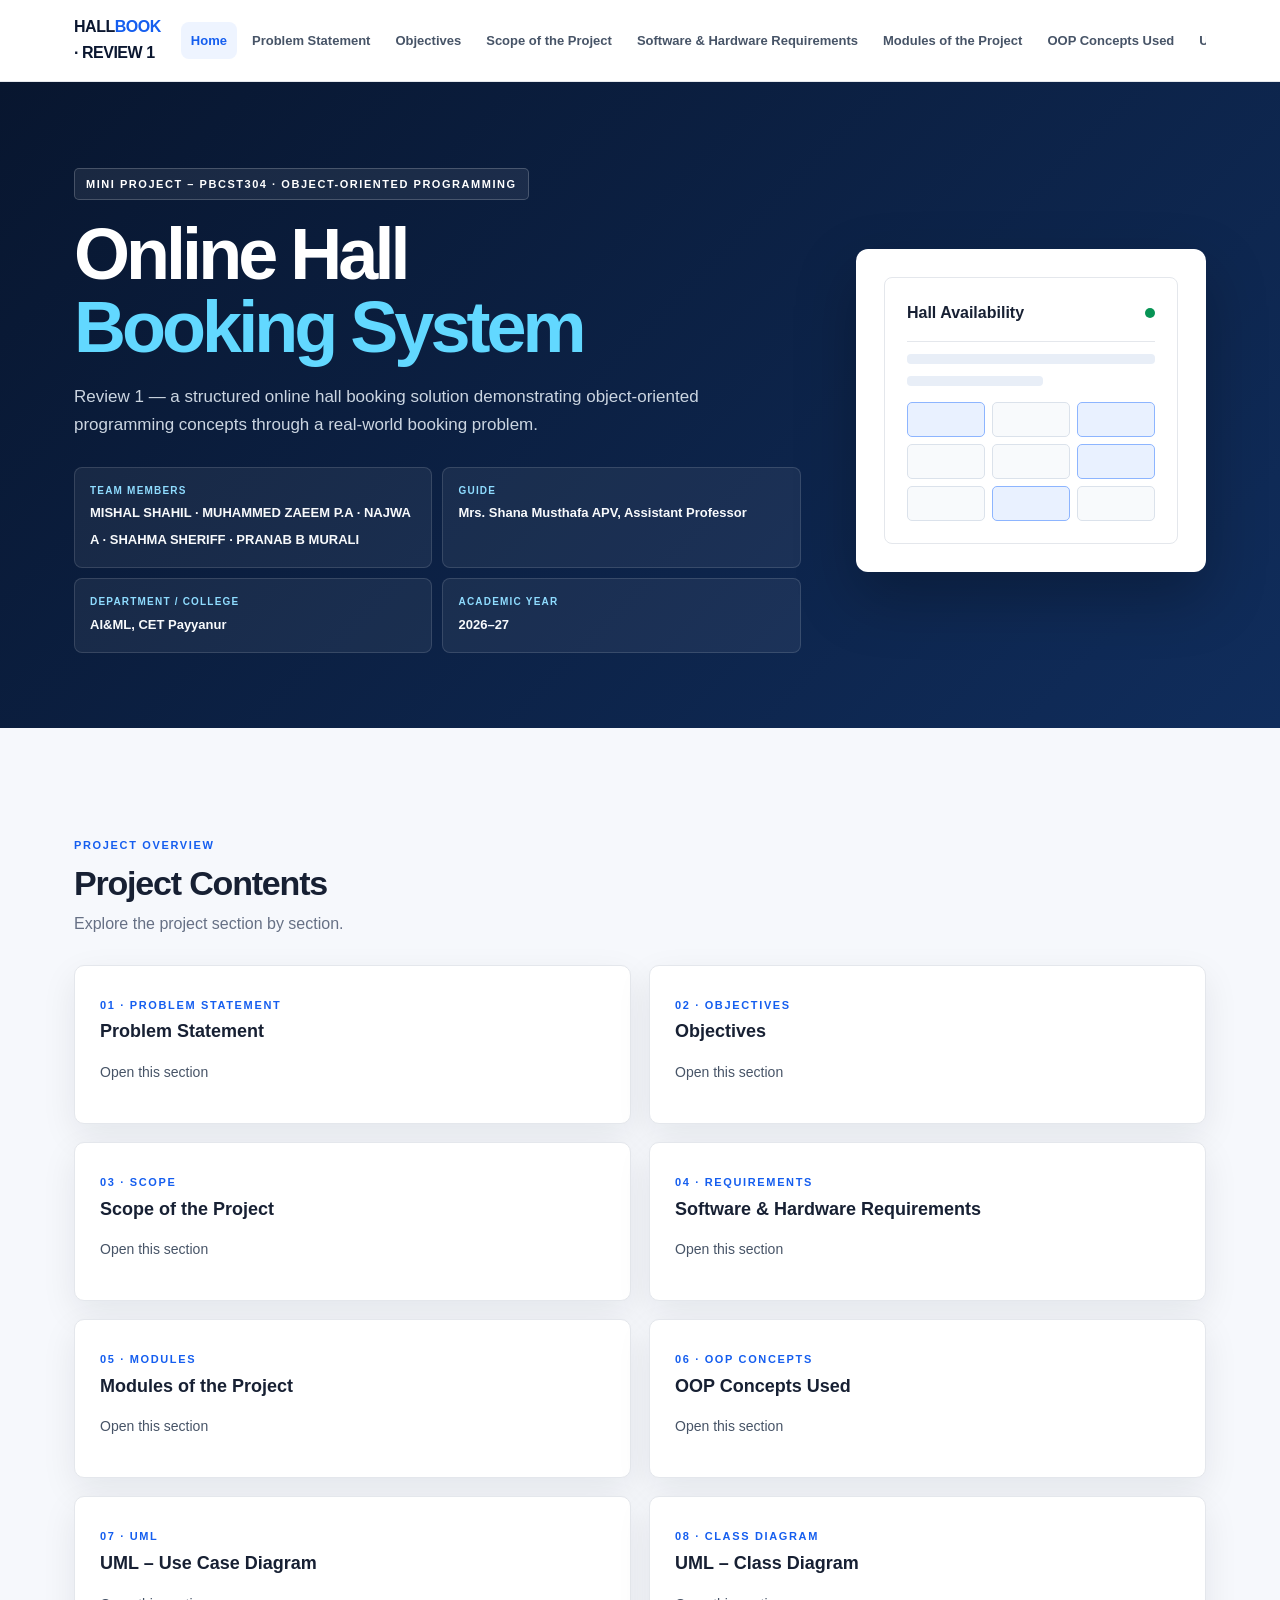
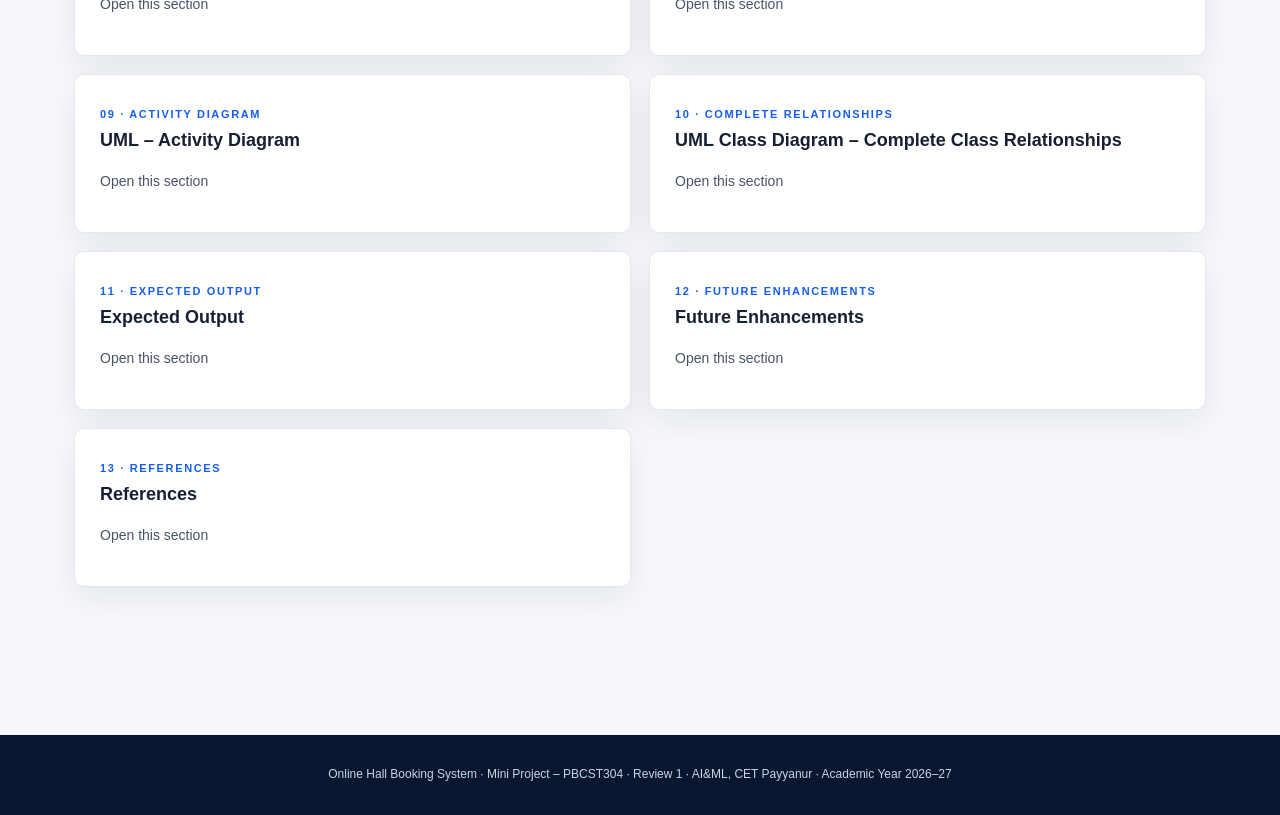
<file: index.html>
<!DOCTYPE html>
<html lang="en"><head><meta charset="UTF-8"><meta name="viewport" content="width=device-width,initial-scale=1"><title>Home | Online Hall Booking System</title><link rel="stylesheet" href="style.css"></head><body>
<header><div class="nav"><a class="brand" href="index.html">HALL<span>BOOK</span> · REVIEW 1</a><nav><a href="index.html" class="active">Home</a><a href="problem.html">Problem Statement</a><a href="objectives.html">Objectives</a><a href="scope.html">Scope of the Project</a><a href="requirements.html">Software & Hardware Requirements</a><a href="modules.html">Modules of the Project</a><a href="oop.html">OOP Concepts Used</a><a href="use-case.html">Use Case Diagram</a><a href="class-diagram.html">Class Diagram</a><a href="activity-diagram.html">Activity Diagram</a><a href="relationships.html">UML Class Diagram – Complete Class Relationships</a><a href="output.html">Expected Output</a><a href="future.html">Future Enhancements</a><a href="references.html">References</a></nav></div></header>
<section class="hero"><div class="hero-inner">
<div>
<span class="kicker">MINI PROJECT – PBCST304 · OBJECT-ORIENTED PROGRAMMING</span>
<h1>Online Hall<br/><span>Booking System</span></h1>
<p>Review 1 — a structured online hall booking solution demonstrating object-oriented programming concepts through a real-world booking problem.</p>
<div class="info-grid">
<div class="info"><small>TEAM MEMBERS</small><b>MISHAL SHAHIL · MUHAMMED ZAEEM P.A · NAJWA A · SHAHMA SHERIFF · PRANAB B MURALI</b></div>
<div class="info"><small>GUIDE</small><b>Mrs. Shana Musthafa APV, Assistant Professor</b></div>
<div class="info"><small>DEPARTMENT / COLLEGE</small><b>AI&amp;ML, CET Payyanur</b></div>
<div class="info"><small>ACADEMIC YEAR</small><b>2026–27</b></div>
</div>
</div>
<div class="hero-visual"><div class="screen">
<div class="screen-top"><strong>Hall Availability</strong><span class="screen-dot"></span></div>
<div class="bar"></div><div class="bar short"></div>
<div class="slots"><i class="slot active"></i><i class="slot"></i><i class="slot active"></i><i class="slot"></i><i class="slot"></i><i class="slot active"></i><i class="slot"></i><i class="slot active"></i><i class="slot"></i></div>
</div></div>
</div></section><main><section class="section"><div class="section-head"><span class="section-no">PROJECT OVERVIEW</span><h2>Project Contents</h2><p class="section-sub">Explore the project section by section.</p></div><div class="card-grid"><a class="card page-card" href="problem.html"><span class="section-no">01 · PROBLEM STATEMENT</span><h3>Problem Statement</h3><p>Open this section</p></a><a class="card page-card" href="objectives.html"><span class="section-no">02 · OBJECTIVES</span><h3>Objectives</h3><p>Open this section</p></a><a class="card page-card" href="scope.html"><span class="section-no">03 · SCOPE</span><h3>Scope of the Project</h3><p>Open this section</p></a><a class="card page-card" href="requirements.html"><span class="section-no">04 · REQUIREMENTS</span><h3>Software & Hardware Requirements</h3><p>Open this section</p></a><a class="card page-card" href="modules.html"><span class="section-no">05 · MODULES</span><h3>Modules of the Project</h3><p>Open this section</p></a><a class="card page-card" href="oop.html"><span class="section-no">06 · OOP CONCEPTS</span><h3>OOP Concepts Used</h3><p>Open this section</p></a><a class="card page-card" href="use-case.html"><span class="section-no">07 · UML</span><h3>UML – Use Case Diagram</h3><p>Open this section</p></a><a class="card page-card" href="class-diagram.html"><span class="section-no">08 · CLASS DIAGRAM</span><h3>UML – Class Diagram</h3><p>Open this section</p></a><a class="card page-card" href="activity-diagram.html"><span class="section-no">09 · ACTIVITY DIAGRAM</span><h3>UML – Activity Diagram</h3><p>Open this section</p></a><a class="card page-card" href="relationships.html"><span class="section-no">10 · COMPLETE RELATIONSHIPS</span><h3>UML Class Diagram – Complete Class Relationships</h3><p>Open this section</p></a><a class="card page-card" href="output.html"><span class="section-no">11 · EXPECTED OUTPUT</span><h3>Expected Output</h3><p>Open this section</p></a><a class="card page-card" href="future.html"><span class="section-no">12 · FUTURE ENHANCEMENTS</span><h3>Future Enhancements</h3><p>Open this section</p></a><a class="card page-card" href="references.html"><span class="section-no">13 · REFERENCES</span><h3>References</h3><p>Open this section</p></a></div></section></main>
<footer>Online Hall Booking System · Mini Project – PBCST304 · Review 1 · AI&ML, CET Payyanur · Academic Year 2026–27</footer>
</body></html>
</file>
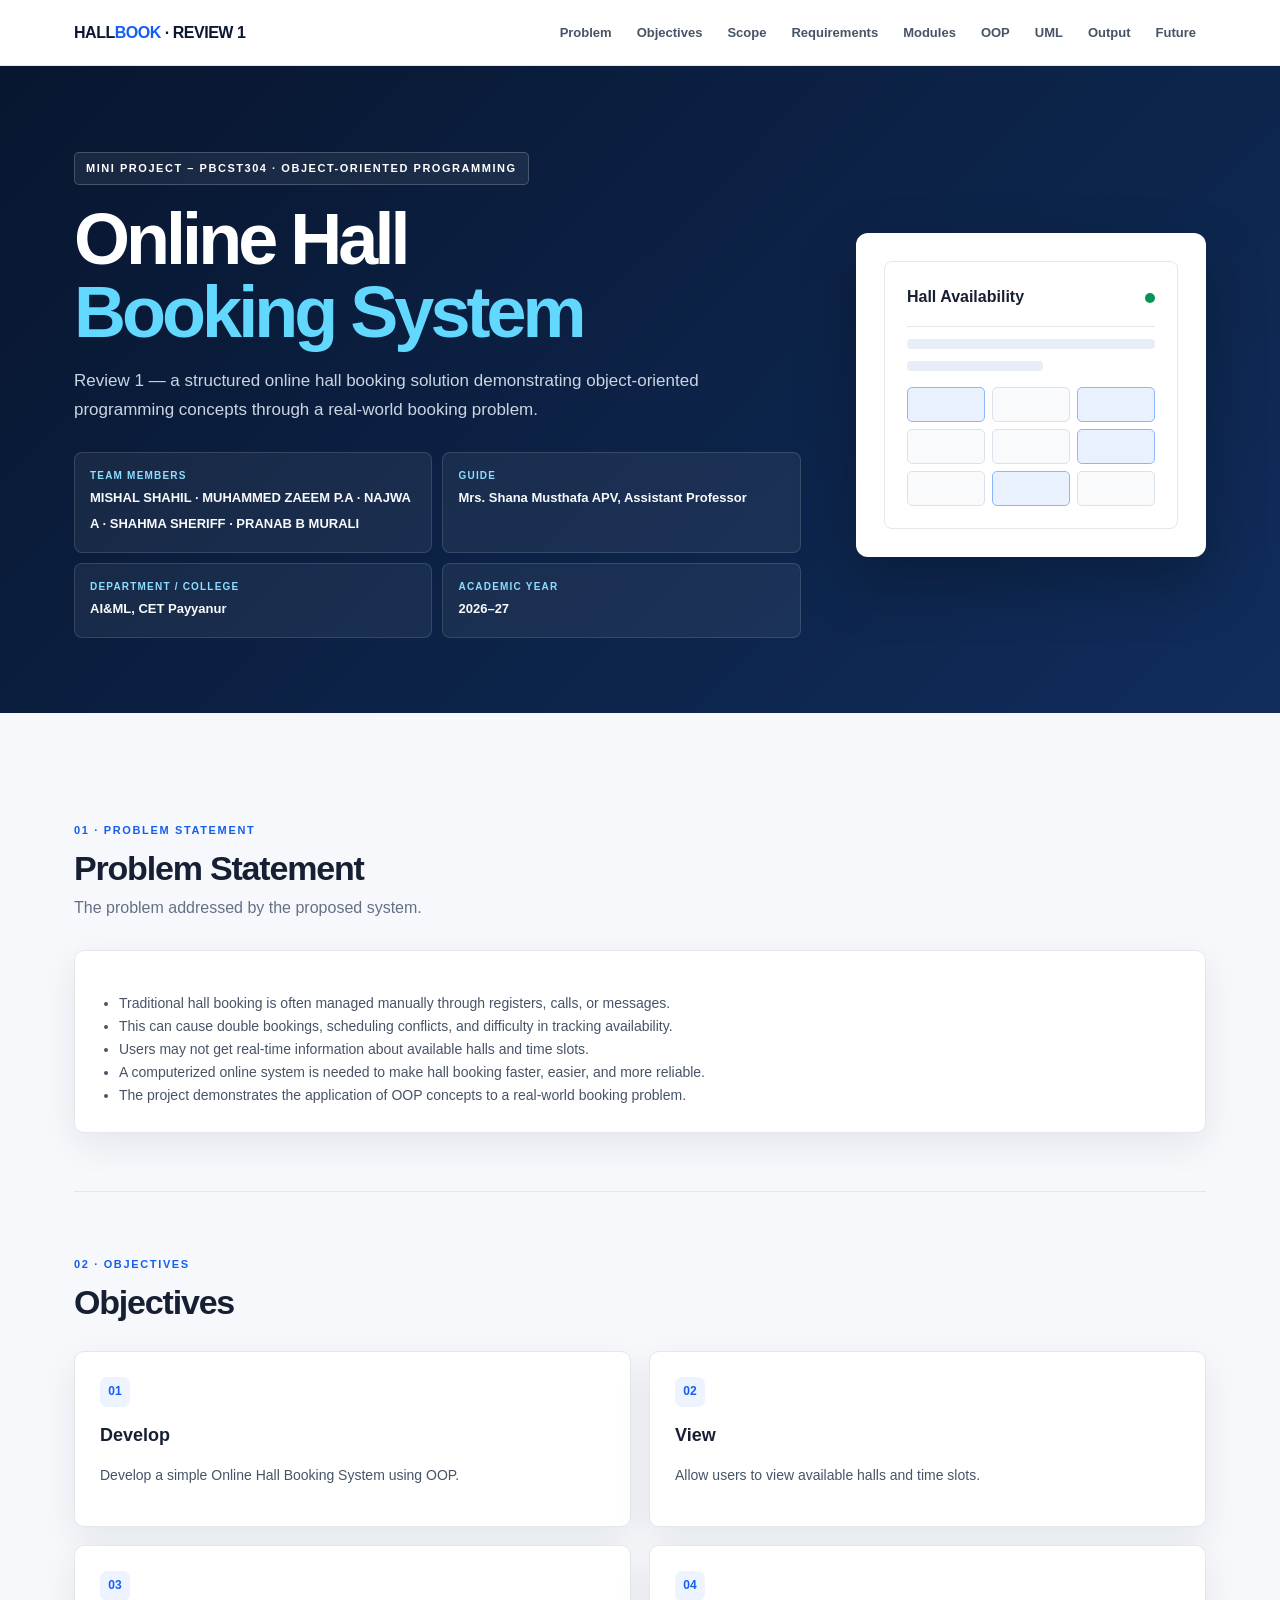
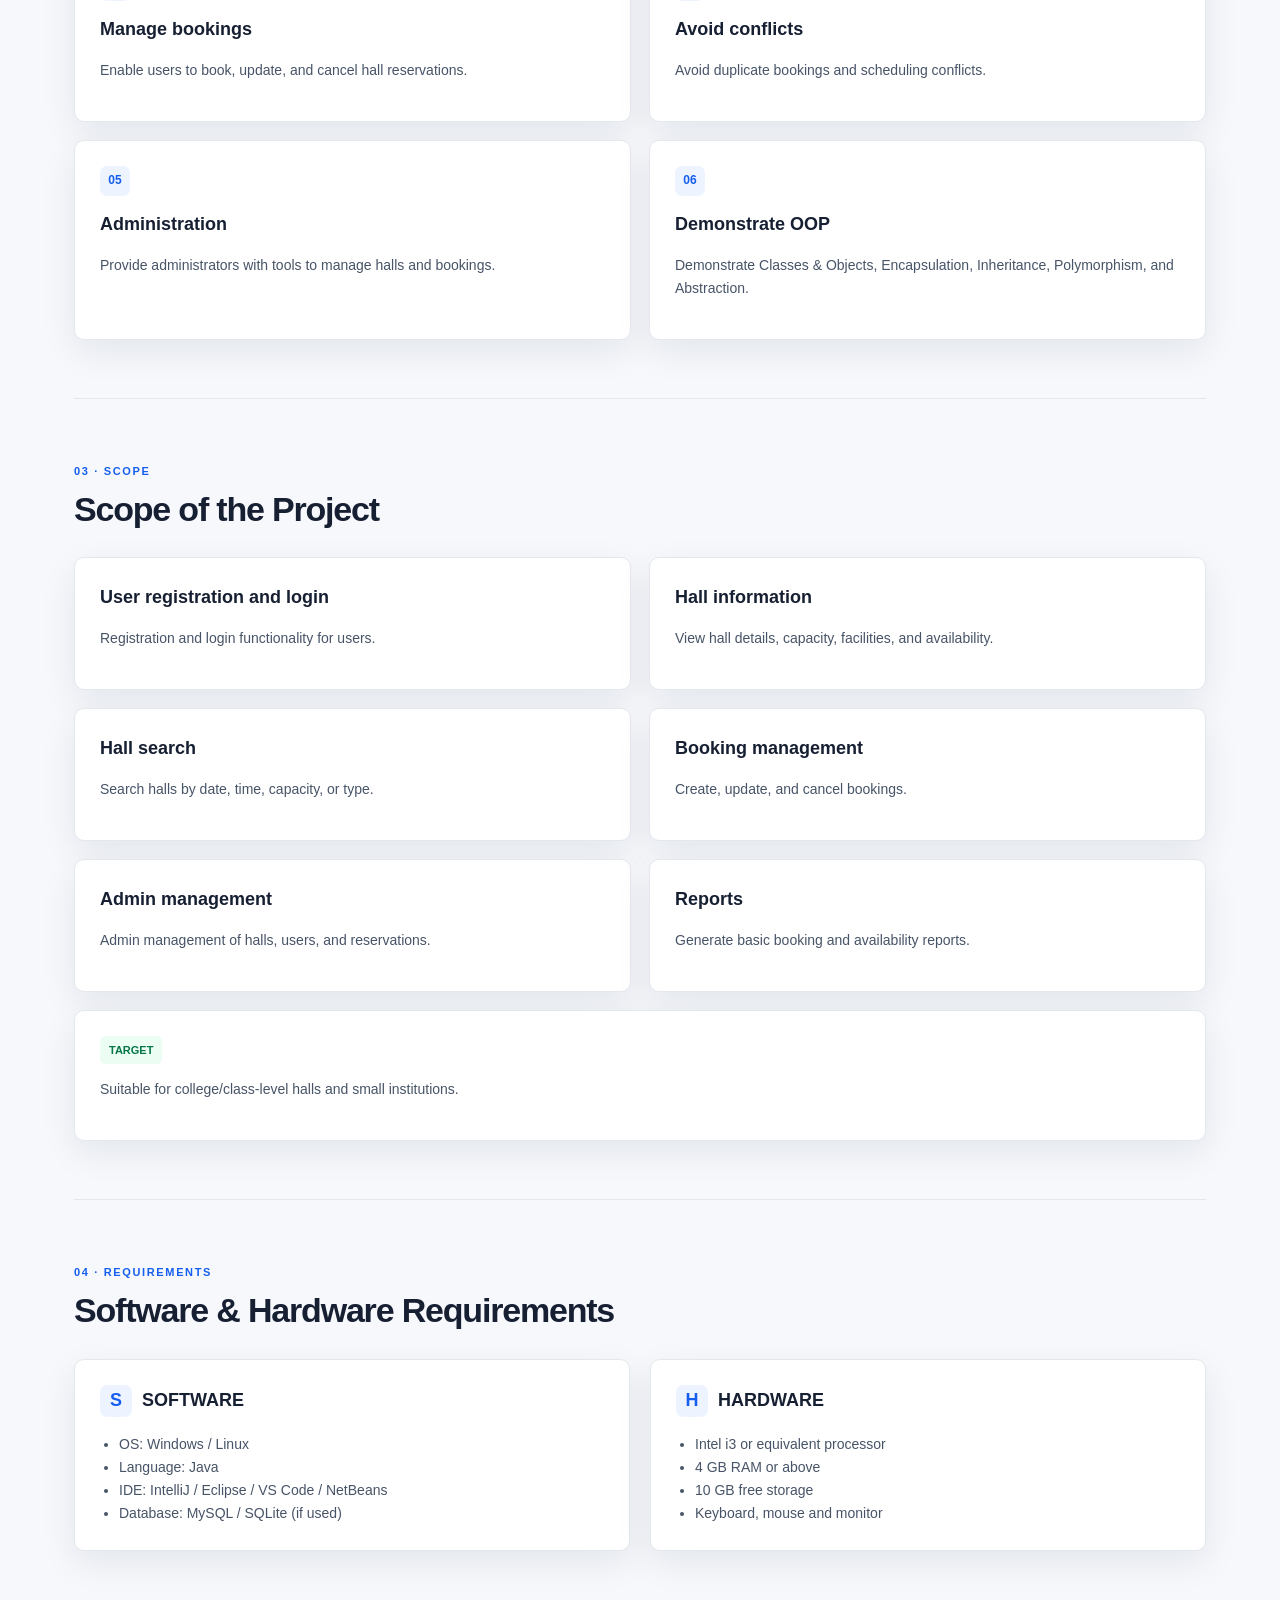
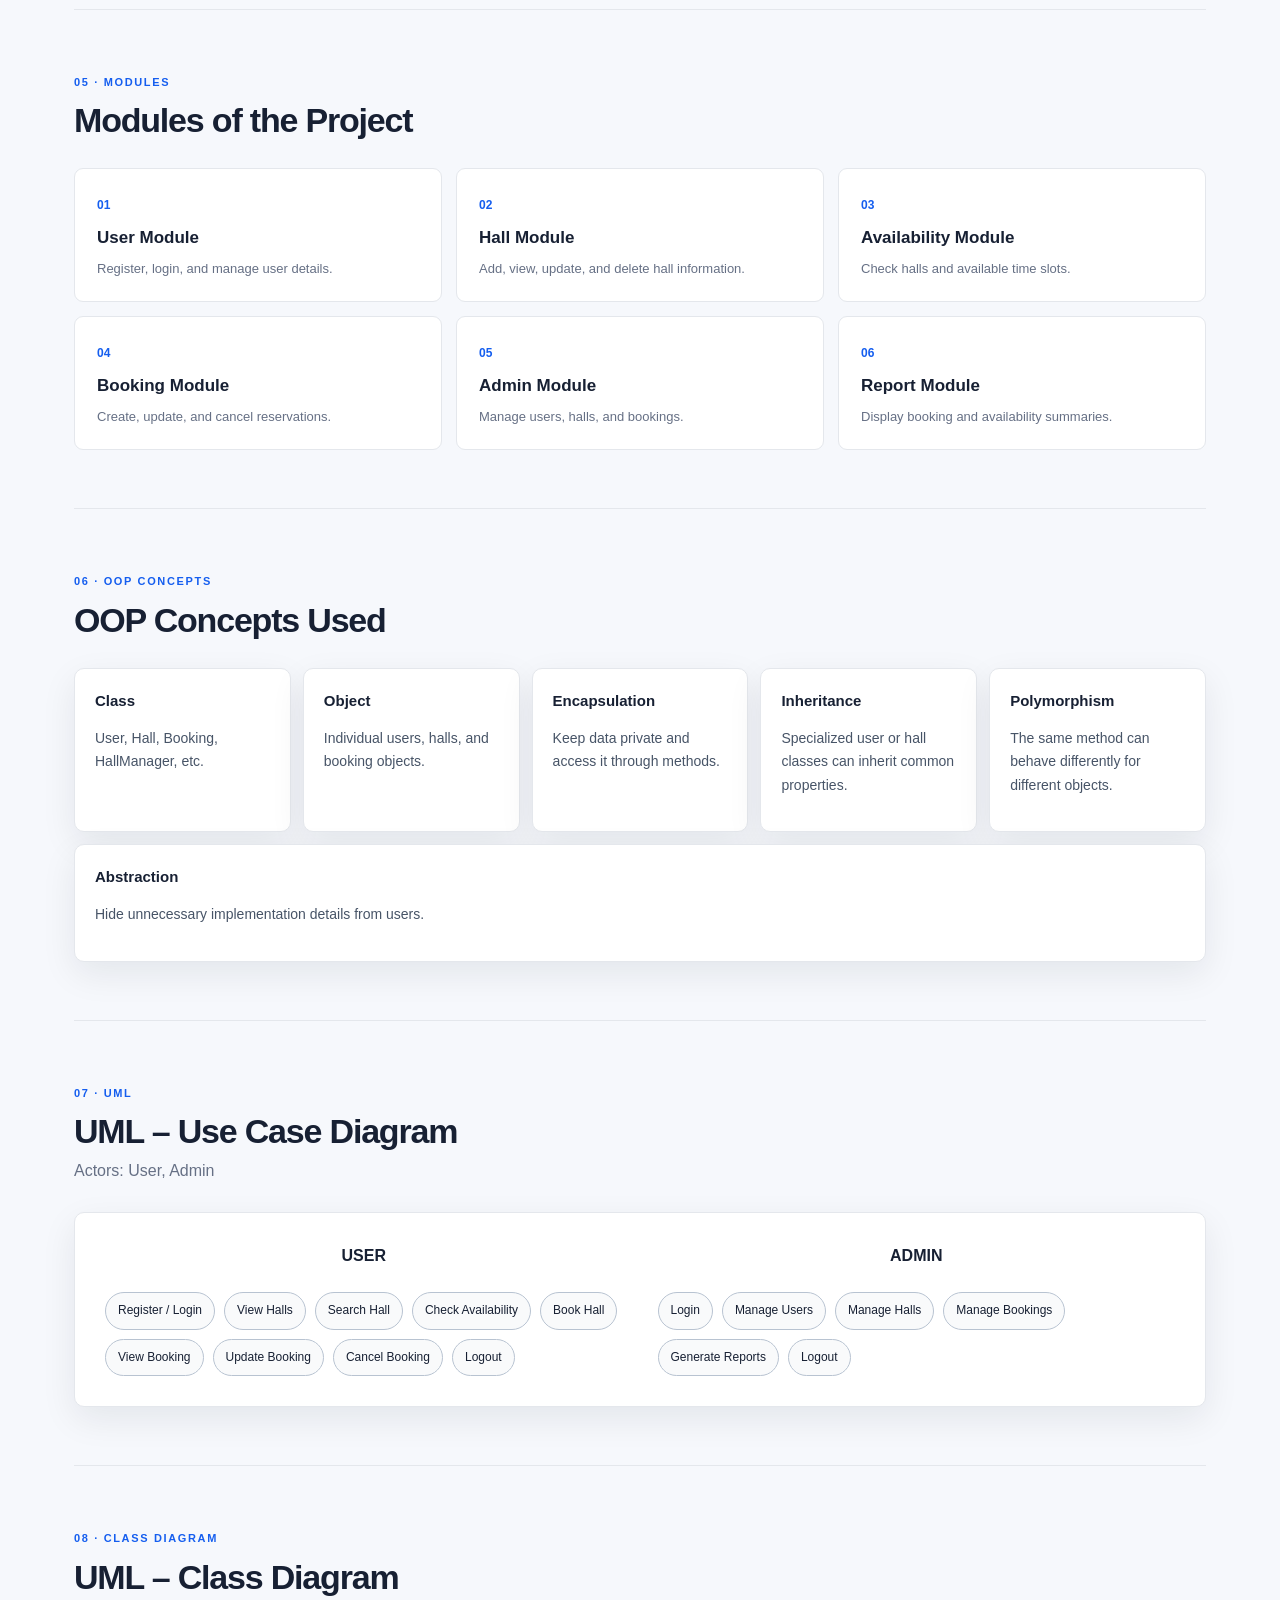
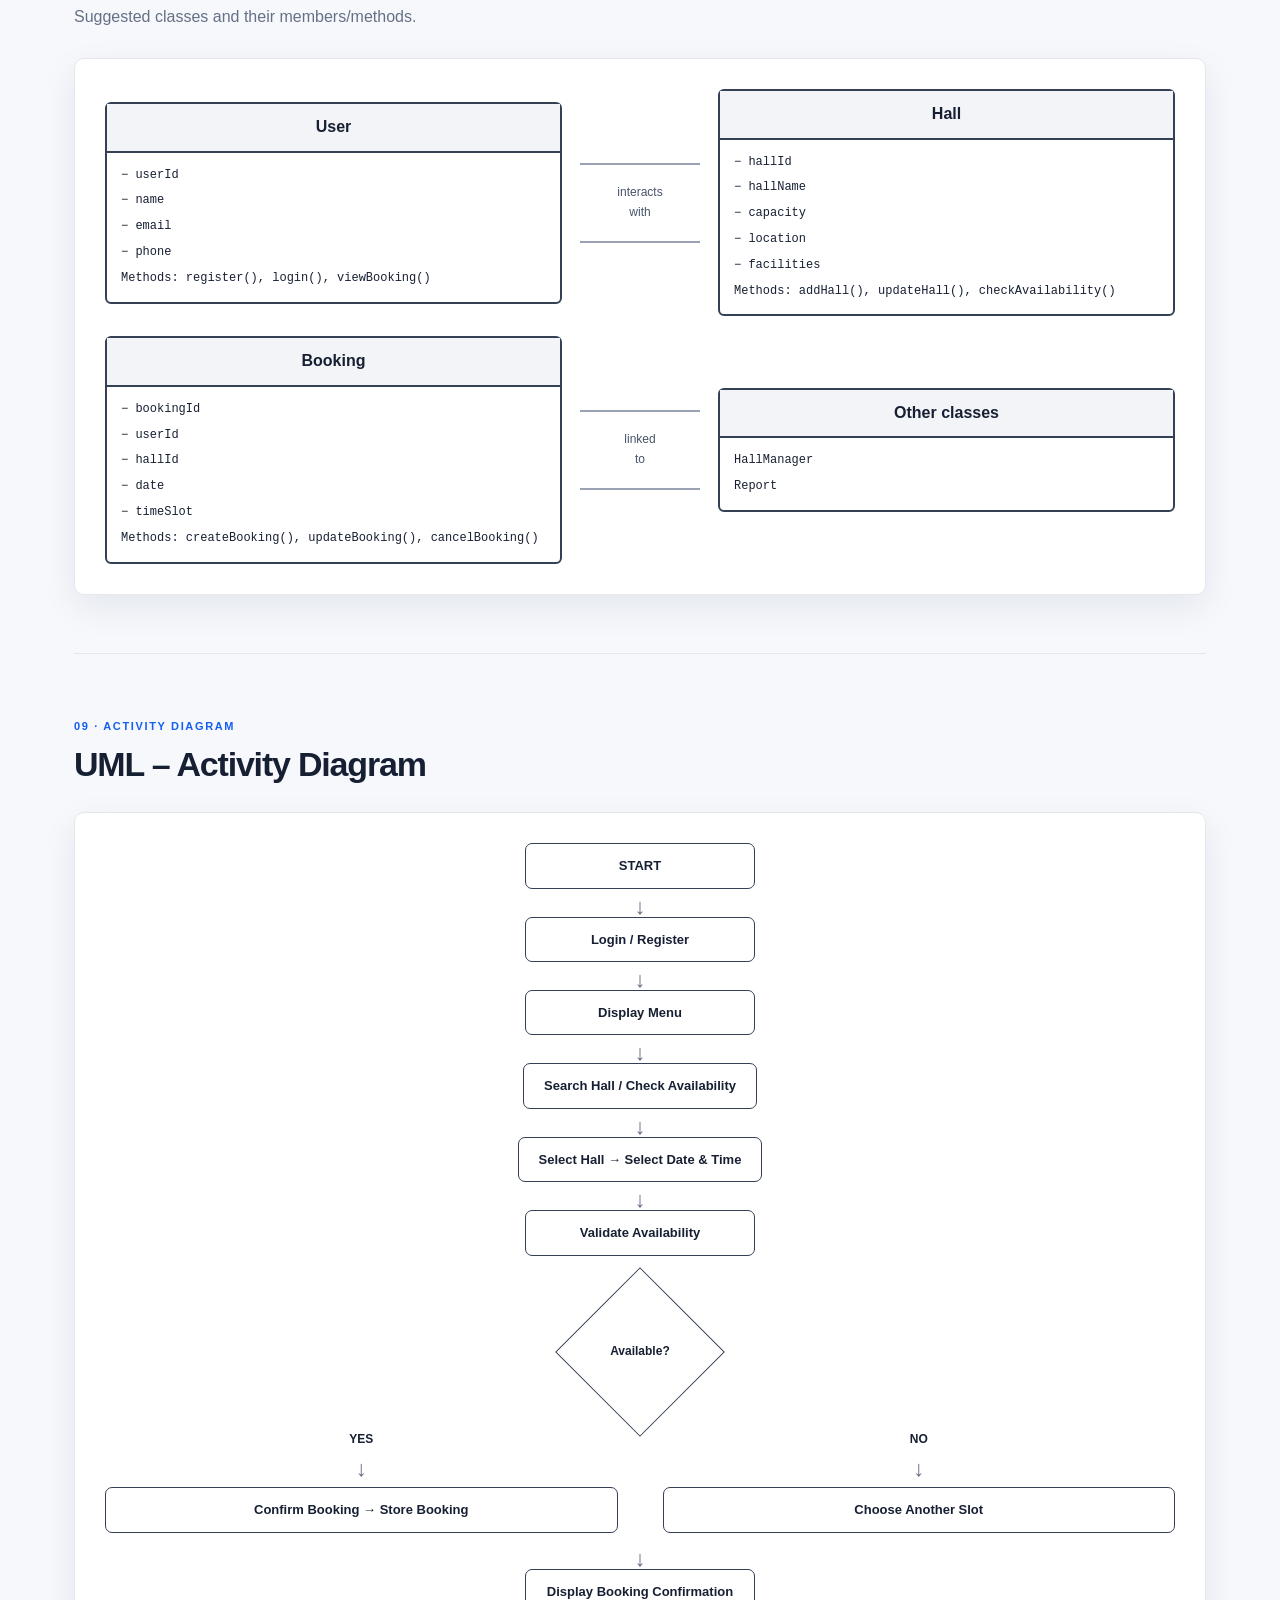
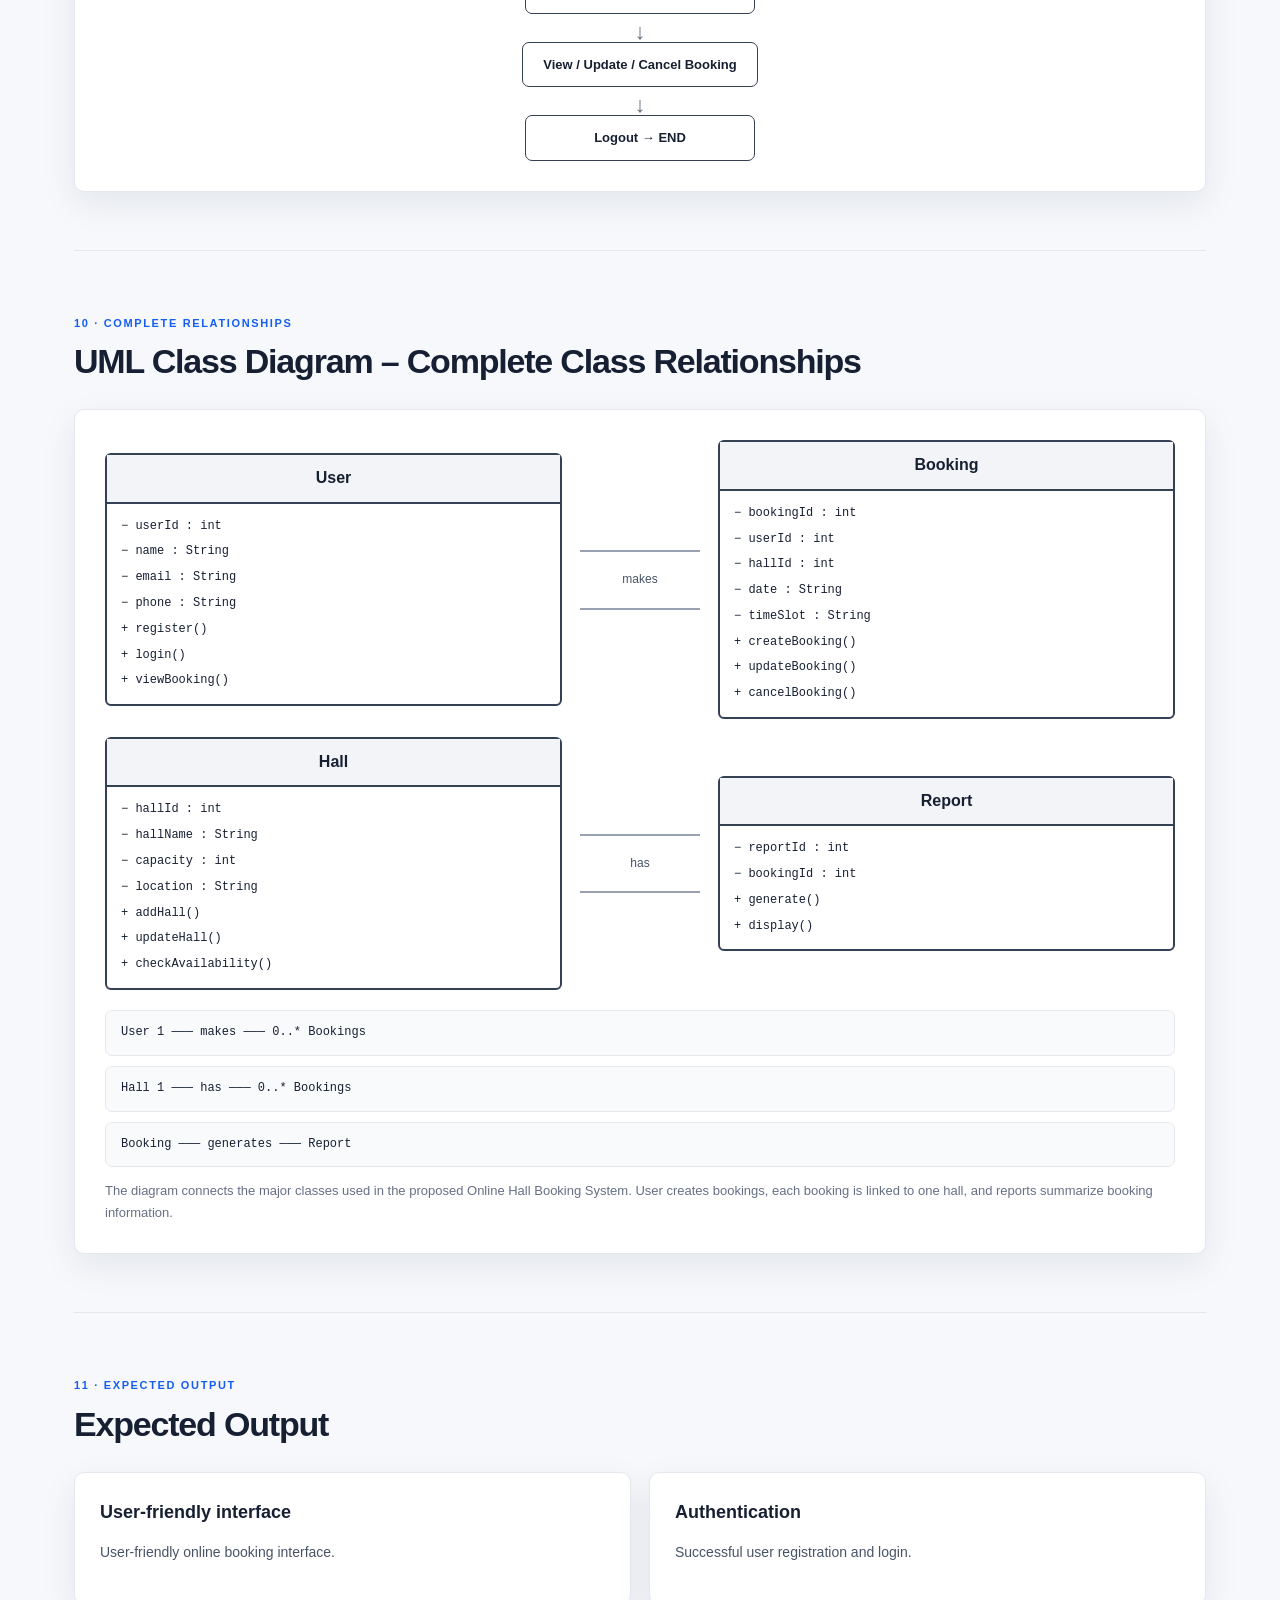
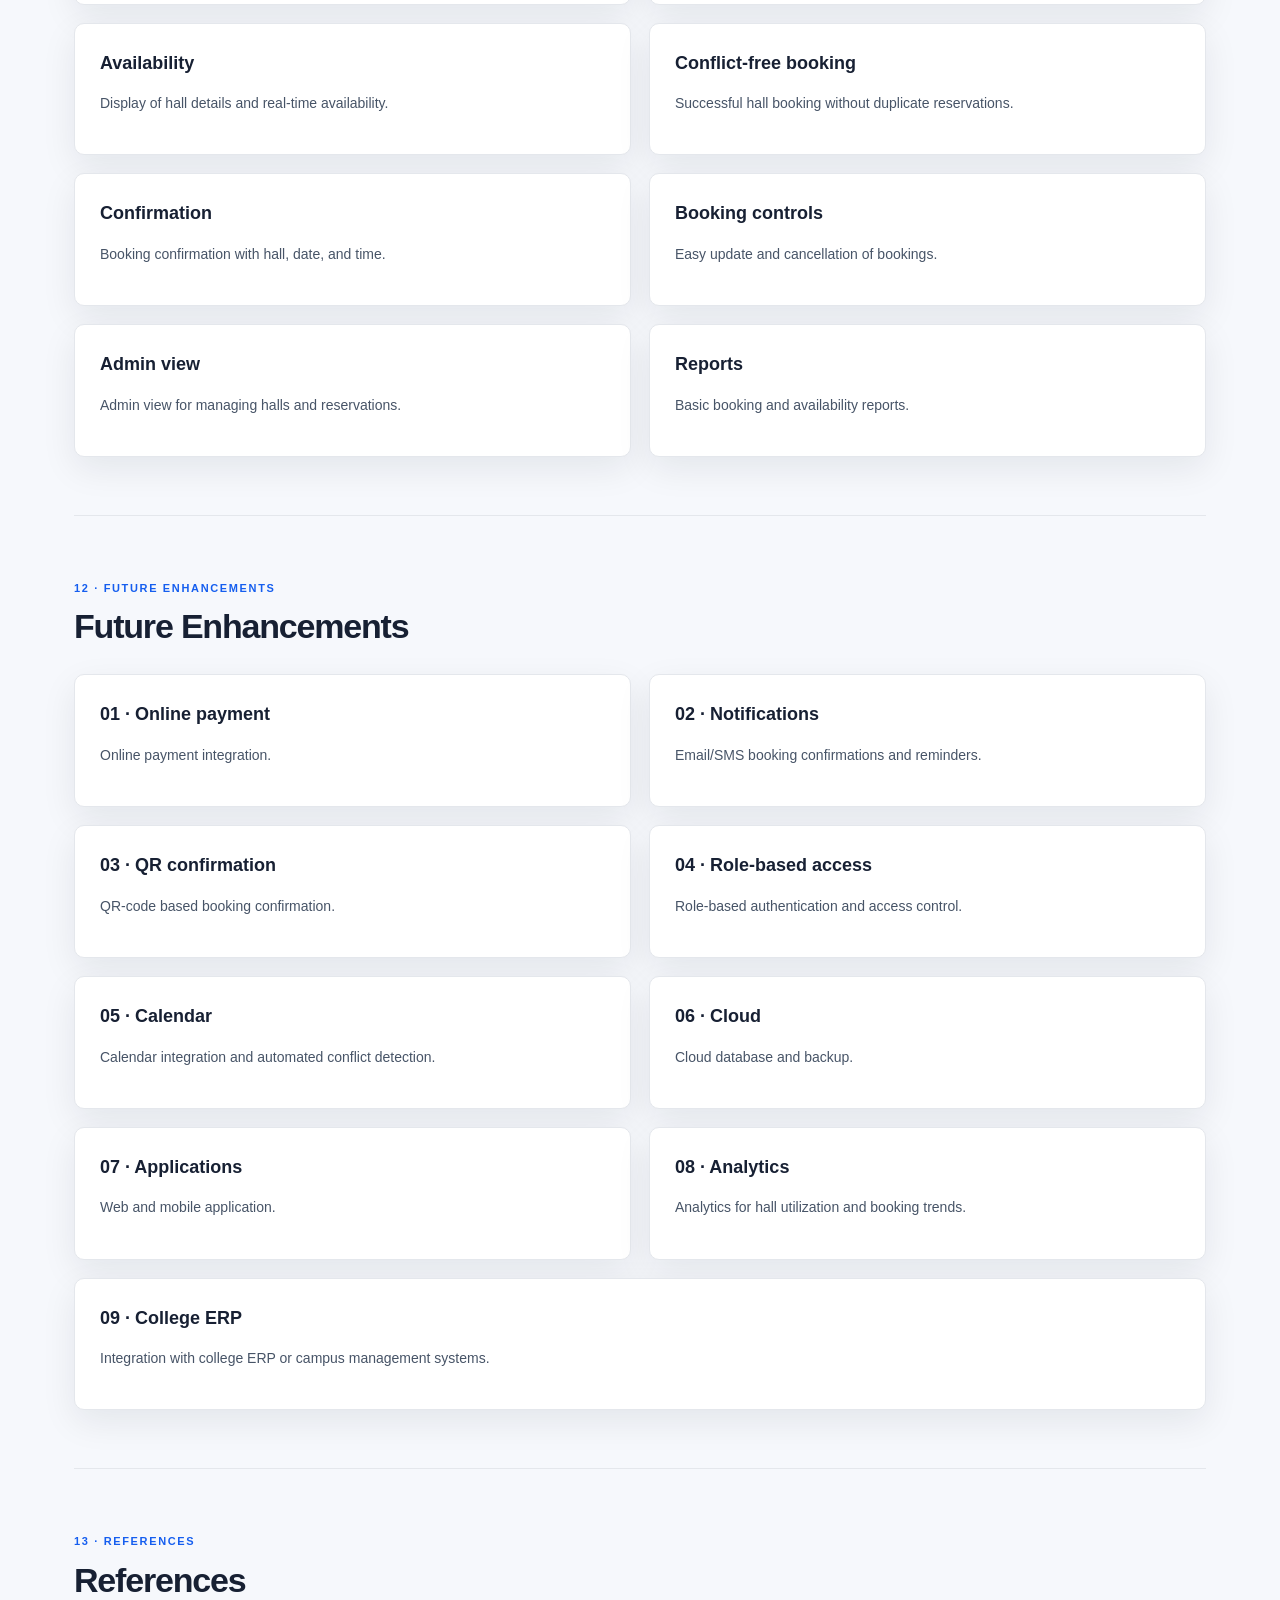
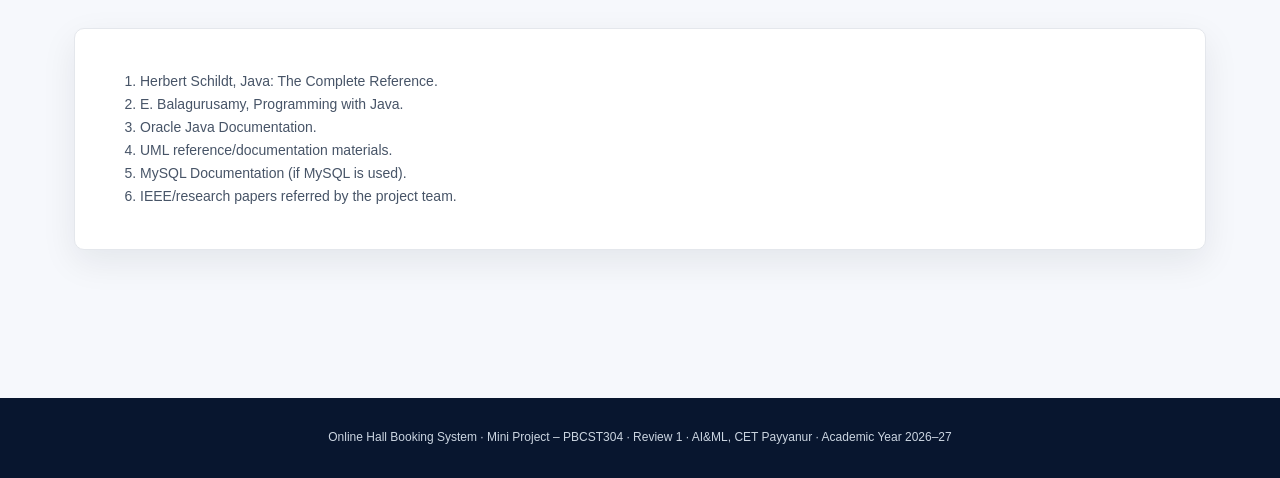
<file: Index.html>
<!DOCTYPE html>
<html lang="en">
<head>
<meta charset="UTF-8">
<meta name="viewport" content="width=device-width,initial-scale=1">
<title>Online Hall Booking System | Review 1</title>
<link rel="stylesheet" href="style.css">
</head>
<body>
<header><div class="nav"><div class="brand">HALL<span>BOOK</span> · REVIEW 1</div><nav>
<a href="#problem">Problem</a><a href="#objectives">Objectives</a><a href="#scope">Scope</a><a href="#requirements">Requirements</a><a href="#modules">Modules</a><a href="#oop">OOP</a><a href="#uml">UML</a><a href="#output">Output</a><a href="#future">Future</a>
</nav></div></header>

<section class="hero"><div class="hero-inner">
<div>
<span class="kicker">MINI PROJECT – PBCST304 · OBJECT-ORIENTED PROGRAMMING</span>
<h1>Online Hall<br><span>Booking System</span></h1>
<p>Review 1 — a structured online hall booking solution demonstrating object-oriented programming concepts through a real-world booking problem.</p>
<div class="info-grid">
<div class="info"><small>TEAM MEMBERS</small><b>MISHAL SHAHIL · MUHAMMED ZAEEM P.A · NAJWA A · SHAHMA SHERIFF · PRANAB B MURALI</b></div>
<div class="info"><small>GUIDE</small><b>Mrs. Shana Musthafa APV, Assistant Professor</b></div>
<div class="info"><small>DEPARTMENT / COLLEGE</small><b>AI&ML, CET Payyanur</b></div>
<div class="info"><small>ACADEMIC YEAR</small><b>2026–27</b></div>
</div>
</div>
<div class="hero-visual"><div class="screen">
<div class="screen-top"><strong>Hall Availability</strong><span class="screen-dot"></span></div>
<div class="bar"></div><div class="bar short"></div>
<div class="slots"><i class="slot active"></i><i class="slot"></i><i class="slot active"></i><i class="slot"></i><i class="slot"></i><i class="slot active"></i><i class="slot"></i><i class="slot active"></i><i class="slot"></i></div>
</div></div>
</div></section>

<main>
<section class="section reveal" id="problem"><div class="section-head"><span class="section-no">01 · PROBLEM STATEMENT</span><h2>Problem Statement</h2><p class="section-sub">The problem addressed by the proposed system.</p></div>
<div class="card full"><ul>
<li>Traditional hall booking is often managed manually through registers, calls, or messages.</li>
<li>This can cause double bookings, scheduling conflicts, and difficulty in tracking availability.</li>
<li>Users may not get real-time information about available halls and time slots.</li>
<li>A computerized online system is needed to make hall booking faster, easier, and more reliable.</li>
<li>The project demonstrates the application of OOP concepts to a real-world booking problem.</li>
</ul></div></section>

<section class="section reveal" id="objectives"><div class="section-head"><span class="section-no">02 · OBJECTIVES</span><h2>Objectives</h2></div>
<div class="card-grid">
<div class="card"><div class="number">01</div><h3>Develop</h3><p>Develop a simple Online Hall Booking System using OOP.</p></div>
<div class="card"><div class="number">02</div><h3>View</h3><p>Allow users to view available halls and time slots.</p></div>
<div class="card"><div class="number">03</div><h3>Manage bookings</h3><p>Enable users to book, update, and cancel hall reservations.</p></div>
<div class="card"><div class="number">04</div><h3>Avoid conflicts</h3><p>Avoid duplicate bookings and scheduling conflicts.</p></div>
<div class="card"><div class="number">05</div><h3>Administration</h3><p>Provide administrators with tools to manage halls and bookings.</p></div>
<div class="card"><div class="number">06</div><h3>Demonstrate OOP</h3><p>Demonstrate Classes & Objects, Encapsulation, Inheritance, Polymorphism, and Abstraction.</p></div>
</div></section>

<section class="section reveal" id="scope"><div class="section-head"><span class="section-no">03 · SCOPE</span><h2>Scope of the Project</h2></div>
<div class="card-grid">
<div class="card"><h3>User registration and login</h3><p>Registration and login functionality for users.</p></div>
<div class="card"><h3>Hall information</h3><p>View hall details, capacity, facilities, and availability.</p></div>
<div class="card"><h3>Hall search</h3><p>Search halls by date, time, capacity, or type.</p></div>
<div class="card"><h3>Booking management</h3><p>Create, update, and cancel bookings.</p></div>
<div class="card"><h3>Admin management</h3><p>Admin management of halls, users, and reservations.</p></div>
<div class="card"><h3>Reports</h3><p>Generate basic booking and availability reports.</p></div>
<div class="card full"><span class="pill">TARGET</span><p>Suitable for college/class-level halls and small institutions.</p></div>
</div></section>

<section class="section reveal" id="requirements"><div class="section-head"><span class="section-no">04 · REQUIREMENTS</span><h2>Software & Hardware Requirements</h2></div>
<div class="requirements">
<div class="card req"><h3><span class="req-icon">S</span> SOFTWARE</h3><ul><li>OS: Windows / Linux</li><li>Language: Java</li><li>IDE: IntelliJ / Eclipse / VS Code / NetBeans</li><li>Database: MySQL / SQLite (if used)</li></ul></div>
<div class="card req"><h3><span class="req-icon">H</span> HARDWARE</h3><ul><li>Intel i3 or equivalent processor</li><li>4 GB RAM or above</li><li>10 GB free storage</li><li>Keyboard, mouse and monitor</li></ul></div>
</div></section>

<section class="section reveal" id="modules"><div class="section-head"><span class="section-no">05 · MODULES</span><h2>Modules of the Project</h2></div>
<div class="modules">
<div class="module"><strong>01</strong><h3>User Module</h3><p>Register, login, and manage user details.</p></div>
<div class="module"><strong>02</strong><h3>Hall Module</h3><p>Add, view, update, and delete hall information.</p></div>
<div class="module"><strong>03</strong><h3>Availability Module</h3><p>Check halls and available time slots.</p></div>
<div class="module"><strong>04</strong><h3>Booking Module</h3><p>Create, update, and cancel reservations.</p></div>
<div class="module"><strong>05</strong><h3>Admin Module</h3><p>Manage users, halls, and bookings.</p></div>
<div class="module"><strong>06</strong><h3>Report Module</h3><p>Display booking and availability summaries.</p></div>
</div></section>

<section class="section reveal" id="oop"><div class="section-head"><span class="section-no">06 · OOP CONCEPTS</span><h2>OOP Concepts Used</h2></div>
<div class="oop">
<div class="card"><h3>Class</h3><p>User, Hall, Booking, HallManager, etc.</p></div>
<div class="card"><h3>Object</h3><p>Individual users, halls, and booking objects.</p></div>
<div class="card"><h3>Encapsulation</h3><p>Keep data private and access it through methods.</p></div>
<div class="card"><h3>Inheritance</h3><p>Specialized user or hall classes can inherit common properties.</p></div>
<div class="card"><h3>Polymorphism</h3><p>The same method can behave differently for different objects.</p></div>
<div class="card full"><h3>Abstraction</h3><p>Hide unnecessary implementation details from users.</p></div>
</div></section>

<section class="section reveal" id="uml"><div class="section-head"><span class="section-no">07 · UML</span><h2>UML – Use Case Diagram</h2><p class="section-sub">Actors: User, Admin</p></div>
<div class="diagram-wrap">
<div class="usecases">
<div><div class="diagram-title">USER</div><div class="case-list">
<span class="case">Register / Login</span><span class="case">View Halls</span><span class="case">Search Hall</span><span class="case">Check Availability</span><span class="case">Book Hall</span><span class="case">View Booking</span><span class="case">Update Booking</span><span class="case">Cancel Booking</span><span class="case">Logout</span>
</div></div>
<div><div class="diagram-title">ADMIN</div><div class="case-list">
<span class="case">Login</span><span class="case">Manage Users</span><span class="case">Manage Halls</span><span class="case">Manage Bookings</span><span class="case">Generate Reports</span><span class="case">Logout</span>
</div></div>
</div></div></section>

<section class="section reveal"><div class="section-head"><span class="section-no">08 · CLASS DIAGRAM</span><h2>UML – Class Diagram</h2><p class="section-sub">Suggested classes and their members/methods.</p></div>
<div class="diagram-wrap"><div class="uml">
<div class="uml-box"><div class="uml-head">User</div><ul><li>− userId</li><li>− name</li><li>− email</li><li>− phone</li><li>Methods: register(), login(), viewBooking()</li></ul></div>
<div class="relation">interacts<br>with</div>
<div class="uml-box"><div class="uml-head">Hall</div><ul><li>− hallId</li><li>− hallName</li><li>− capacity</li><li>− location</li><li>− facilities</li><li>Methods: addHall(), updateHall(), checkAvailability()</li></ul></div>
</div>
<div class="uml" style="margin-top:20px"><div class="uml-box"><div class="uml-head">Booking</div><ul><li>− bookingId</li><li>− userId</li><li>− hallId</li><li>− date</li><li>− timeSlot</li><li>Methods: createBooking(), updateBooking(), cancelBooking()</li></ul></div><div class="relation">linked<br>to</div><div class="uml-box"><div class="uml-head">Other classes</div><ul><li>HallManager</li><li>Report</li></ul></div></div>
</div></section>

<section class="section reveal"><div class="section-head"><span class="section-no">09 · ACTIVITY DIAGRAM</span><h2>UML – Activity Diagram</h2></div>
<div class="diagram-wrap"><div class="flow">
<div class="flow-step">START</div><div class="arrow">↓</div>
<div class="flow-step">Login / Register</div><div class="arrow">↓</div>
<div class="flow-step">Display Menu</div><div class="arrow">↓</div>
<div class="flow-step">Search Hall / Check Availability</div><div class="arrow">↓</div>
<div class="flow-step">Select Hall → Select Date & Time</div><div class="arrow">↓</div>
<div class="flow-step">Validate Availability</div><div class="arrow">↓</div>
<div class="decision"><span>Available?</span></div>
<div class="branches"><div class="branch"><b>YES</b><div class="arrow">↓</div><div class="flow-step">Confirm Booking → Store Booking</div></div><div class="branch"><b>NO</b><div class="arrow">↓</div><div class="flow-step">Choose Another Slot</div></div></div>
<div class="arrow">↓</div><div class="flow-step">Display Booking Confirmation</div><div class="arrow">↓</div>
<div class="flow-step">View / Update / Cancel Booking</div><div class="arrow">↓</div><div class="flow-step">Logout → END</div>
</div></div></section>

<section class="section reveal"><div class="section-head"><span class="section-no">10 · COMPLETE RELATIONSHIPS</span><h2>UML Class Diagram – Complete Class Relationships</h2></div>
<div class="diagram-wrap">
<div class="uml">
<div class="uml-box"><div class="uml-head">User</div><ul><li>− userId : int</li><li>− name : String</li><li>− email : String</li><li>− phone : String</li><li>+ register()</li><li>+ login()</li><li>+ viewBooking()</li></ul></div>
<div class="relation">makes</div>
<div class="uml-box"><div class="uml-head">Booking</div><ul><li>− bookingId : int</li><li>− userId : int</li><li>− hallId : int</li><li>− date : String</li><li>− timeSlot : String</li><li>+ createBooking()</li><li>+ updateBooking()</li><li>+ cancelBooking()</li></ul></div>
</div>
<div class="uml" style="margin-top:18px"><div class="uml-box"><div class="uml-head">Hall</div><ul><li>− hallId : int</li><li>− hallName : String</li><li>− capacity : int</li><li>− location : String</li><li>+ addHall()</li><li>+ updateHall()</li><li>+ checkAvailability()</li></ul></div>
<div class="relation">has</div>
<div class="uml-box"><div class="uml-head">Report</div><ul><li>− reportId : int</li><li>− bookingId : int</li><li>+ generate()</li><li>+ display()</li></ul></div>
</div>
<div class="relationships"><div class="rel">User 1 ─── makes ─── 0..* Bookings</div><div class="rel">Hall 1 ─── has ─── 0..* Bookings</div><div class="rel">Booking ─── generates ─── Report</div></div>
<p style="color:#667085;font-size:13px;margin-bottom:0">The diagram connects the major classes used in the proposed Online Hall Booking System. User creates bookings, each booking is linked to one hall, and reports summarize booking information.</p>
</div></section>

<section class="section reveal" id="output"><div class="section-head"><span class="section-no">11 · EXPECTED OUTPUT</span><h2>Expected Output</h2></div>
<div class="card-grid">
<div class="card"><h3>User-friendly interface</h3><p>User-friendly online booking interface.</p></div>
<div class="card"><h3>Authentication</h3><p>Successful user registration and login.</p></div>
<div class="card"><h3>Availability</h3><p>Display of hall details and real-time availability.</p></div>
<div class="card"><h3>Conflict-free booking</h3><p>Successful hall booking without duplicate reservations.</p></div>
<div class="card"><h3>Confirmation</h3><p>Booking confirmation with hall, date, and time.</p></div>
<div class="card"><h3>Booking controls</h3><p>Easy update and cancellation of bookings.</p></div>
<div class="card"><h3>Admin view</h3><p>Admin view for managing halls and reservations.</p></div>
<div class="card"><h3>Reports</h3><p>Basic booking and availability reports.</p></div>
</div></section>

<section class="section reveal" id="future"><div class="section-head"><span class="section-no">12 · FUTURE ENHANCEMENTS</span><h2>Future Enhancements</h2></div>
<div class="card-grid">
<div class="card"><h3>01 · Online payment</h3><p>Online payment integration.</p></div>
<div class="card"><h3>02 · Notifications</h3><p>Email/SMS booking confirmations and reminders.</p></div>
<div class="card"><h3>03 · QR confirmation</h3><p>QR-code based booking confirmation.</p></div>
<div class="card"><h3>04 · Role-based access</h3><p>Role-based authentication and access control.</p></div>
<div class="card"><h3>05 · Calendar</h3><p>Calendar integration and automated conflict detection.</p></div>
<div class="card"><h3>06 · Cloud</h3><p>Cloud database and backup.</p></div>
<div class="card"><h3>07 · Applications</h3><p>Web and mobile application.</p></div>
<div class="card"><h3>08 · Analytics</h3><p>Analytics for hall utilization and booking trends.</p></div>
<div class="card full"><h3>09 · College ERP</h3><p>Integration with college ERP or campus management systems.</p></div>
</div></section>

<section class="section reveal"><div class="section-head"><span class="section-no">13 · REFERENCES</span><h2>References</h2></div>
<div class="card"><ol>
<li>Herbert Schildt, Java: The Complete Reference.</li>
<li>E. Balagurusamy, Programming with Java.</li>
<li>Oracle Java Documentation.</li>
<li>UML reference/documentation materials.</li>
<li>MySQL Documentation (if MySQL is used).</li>
<li>IEEE/research papers referred by the project team.</li>
</ol></div></section>
</main>
<footer>Online Hall Booking System · Mini Project – PBCST304 · Review 1 · AI&ML, CET Payyanur · Academic Year 2026–27</footer>
</body>
</html>
</file>
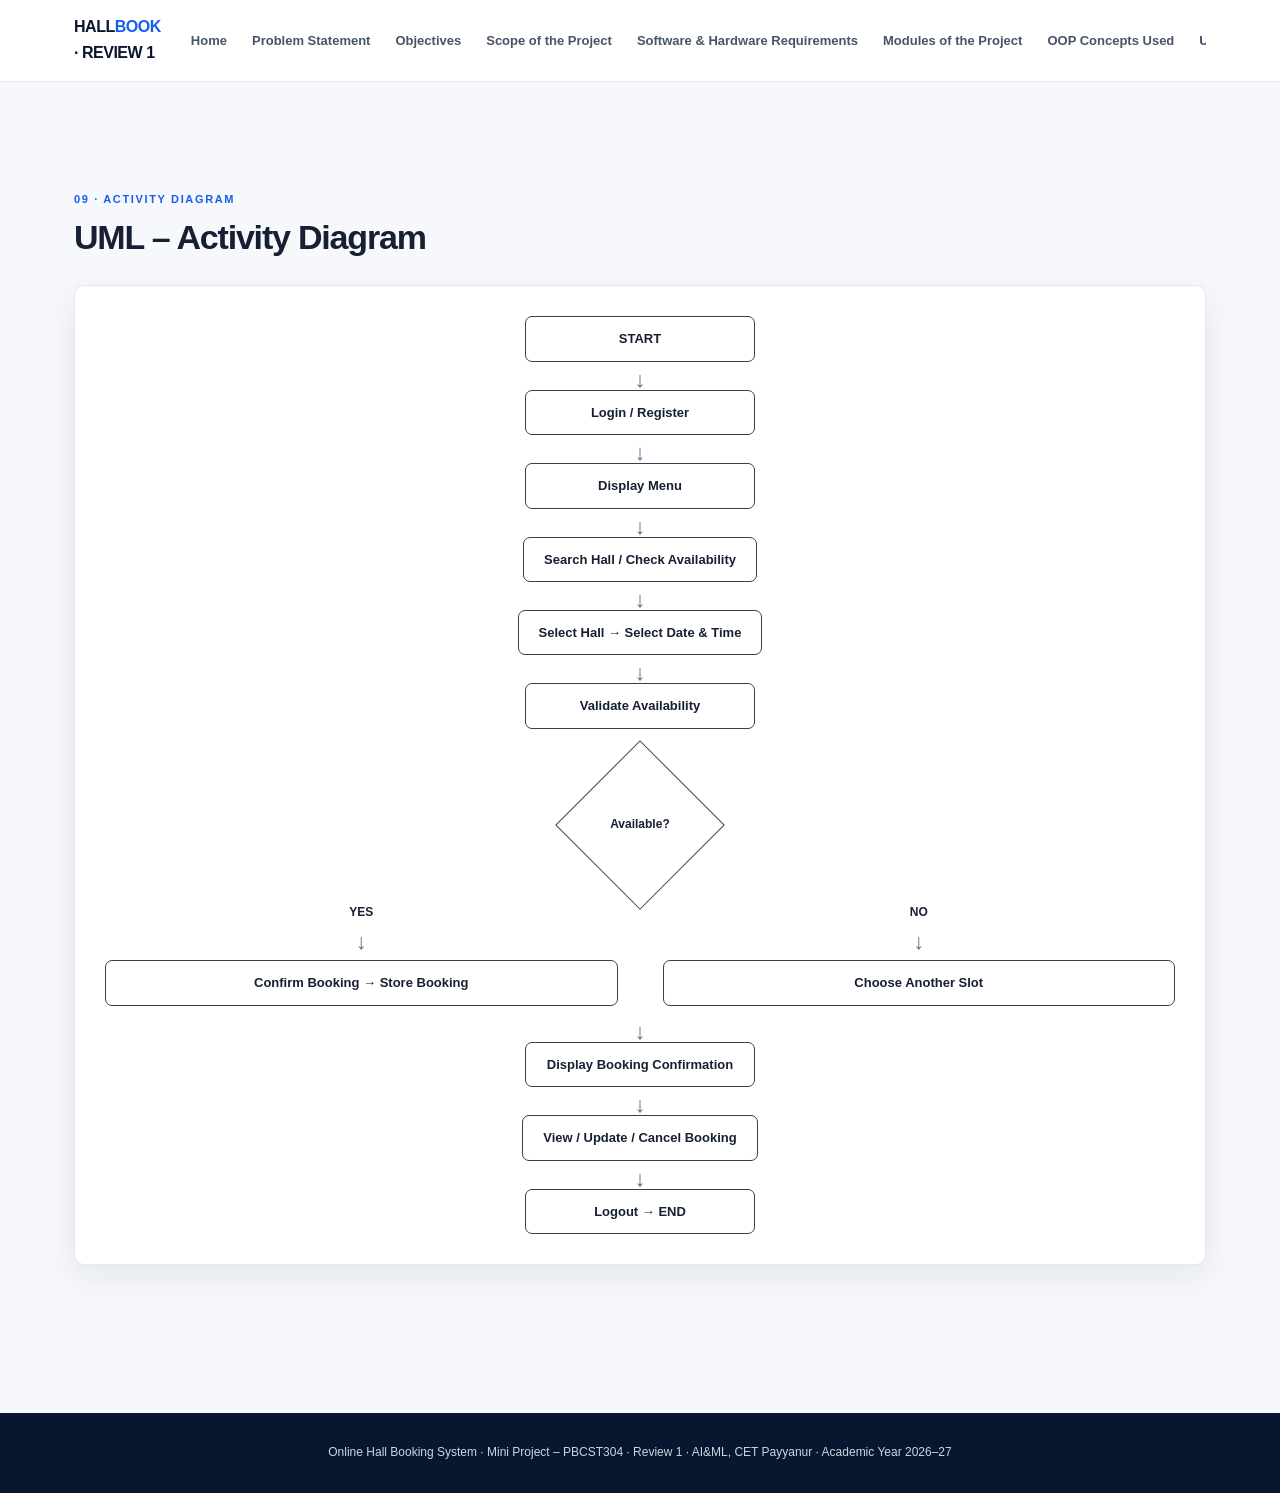
<file: activity-diagram.html>
<!DOCTYPE html>
<html lang="en"><head><meta charset="UTF-8"><meta name="viewport" content="width=device-width,initial-scale=1"><title>UML – Activity Diagram | Online Hall Booking System</title><link rel="stylesheet" href="style.css"></head><body>
<header><div class="nav"><a class="brand" href="index.html">HALL<span>BOOK</span> · REVIEW 1</a><nav><a href="index.html">Home</a><a href="problem.html">Problem Statement</a><a href="objectives.html">Objectives</a><a href="scope.html">Scope of the Project</a><a href="requirements.html">Software & Hardware Requirements</a><a href="modules.html">Modules of the Project</a><a href="oop.html">OOP Concepts Used</a><a href="use-case.html">Use Case Diagram</a><a href="class-diagram.html">Class Diagram</a><a href="activity-diagram.html" class="active">Activity Diagram</a><a href="relationships.html">UML Class Diagram – Complete Class Relationships</a><a href="output.html">Expected Output</a><a href="future.html">Future Enhancements</a><a href="references.html">References</a></nav></div></header>
<main><section class="section reveal"><div class="section-head"><span class="section-no">09 · ACTIVITY DIAGRAM</span><h2>UML – Activity Diagram</h2></div>
<div class="diagram-wrap"><div class="flow">
<div class="flow-step">START</div><div class="arrow">↓</div>
<div class="flow-step">Login / Register</div><div class="arrow">↓</div>
<div class="flow-step">Display Menu</div><div class="arrow">↓</div>
<div class="flow-step">Search Hall / Check Availability</div><div class="arrow">↓</div>
<div class="flow-step">Select Hall → Select Date &amp; Time</div><div class="arrow">↓</div>
<div class="flow-step">Validate Availability</div><div class="arrow">↓</div>
<div class="decision"><span>Available?</span></div>
<div class="branches"><div class="branch"><b>YES</b><div class="arrow">↓</div><div class="flow-step">Confirm Booking → Store Booking</div></div><div class="branch"><b>NO</b><div class="arrow">↓</div><div class="flow-step">Choose Another Slot</div></div></div>
<div class="arrow">↓</div><div class="flow-step">Display Booking Confirmation</div><div class="arrow">↓</div>
<div class="flow-step">View / Update / Cancel Booking</div><div class="arrow">↓</div><div class="flow-step">Logout → END</div>
</div></div></section></main>
<footer>Online Hall Booking System · Mini Project – PBCST304 · Review 1 · AI&ML, CET Payyanur · Academic Year 2026–27</footer>
</body></html>
</file>
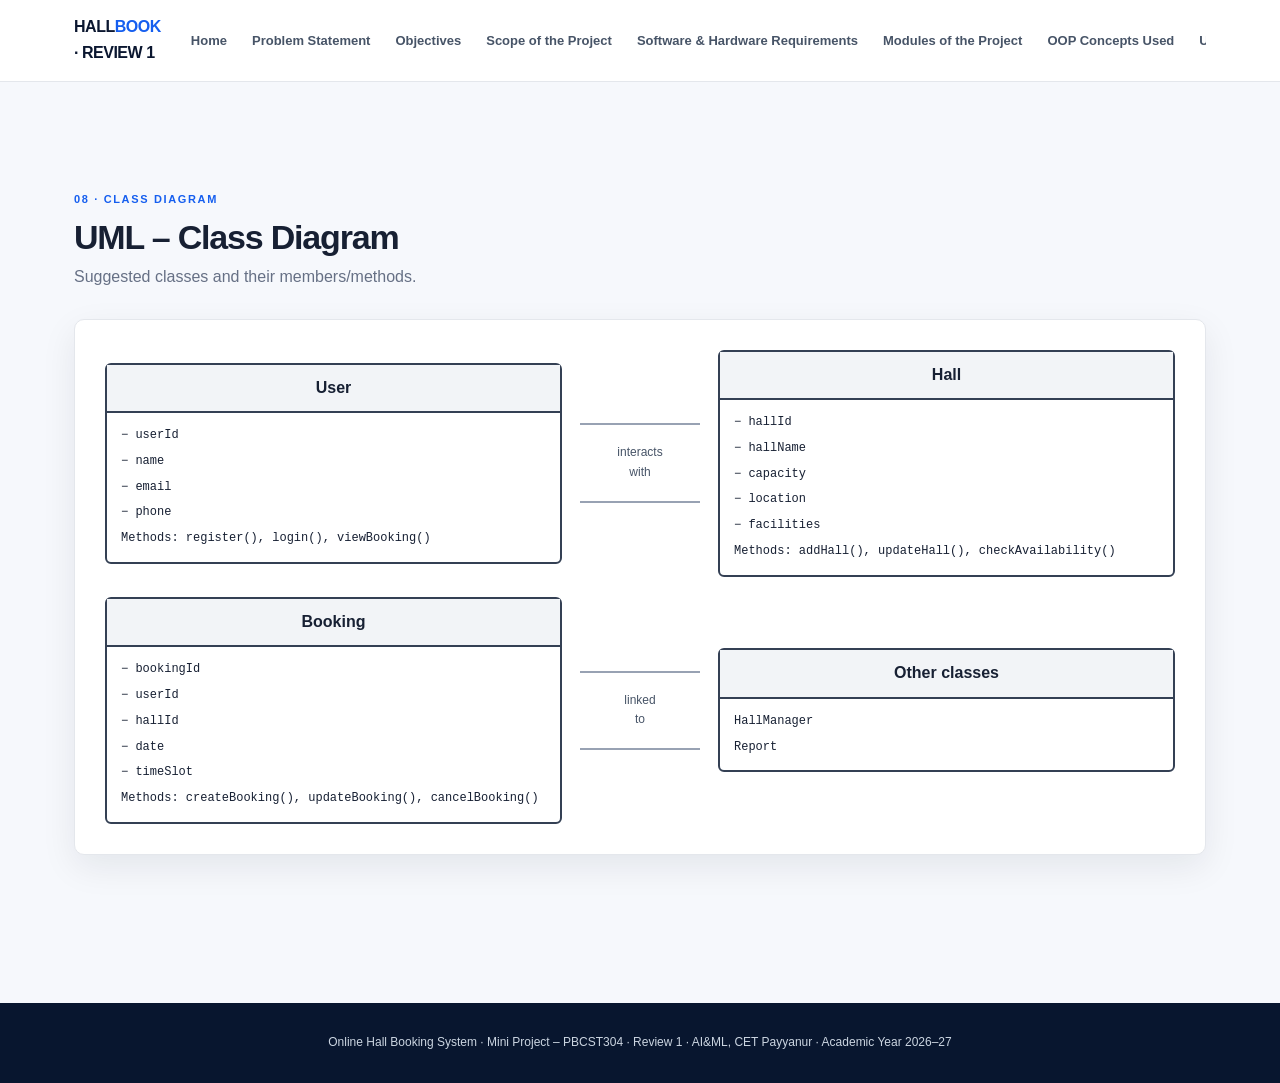
<file: class-diagram.html>
<!DOCTYPE html>
<html lang="en"><head><meta charset="UTF-8"><meta name="viewport" content="width=device-width,initial-scale=1"><title>UML – Class Diagram | Online Hall Booking System</title><link rel="stylesheet" href="style.css"></head><body>
<header><div class="nav"><a class="brand" href="index.html">HALL<span>BOOK</span> · REVIEW 1</a><nav><a href="index.html">Home</a><a href="problem.html">Problem Statement</a><a href="objectives.html">Objectives</a><a href="scope.html">Scope of the Project</a><a href="requirements.html">Software & Hardware Requirements</a><a href="modules.html">Modules of the Project</a><a href="oop.html">OOP Concepts Used</a><a href="use-case.html">Use Case Diagram</a><a href="class-diagram.html" class="active">Class Diagram</a><a href="activity-diagram.html">Activity Diagram</a><a href="relationships.html">UML Class Diagram – Complete Class Relationships</a><a href="output.html">Expected Output</a><a href="future.html">Future Enhancements</a><a href="references.html">References</a></nav></div></header>
<main><section class="section reveal"><div class="section-head"><span class="section-no">08 · CLASS DIAGRAM</span><h2>UML – Class Diagram</h2><p class="section-sub">Suggested classes and their members/methods.</p></div>
<div class="diagram-wrap"><div class="uml">
<div class="uml-box"><div class="uml-head">User</div><ul><li>− userId</li><li>− name</li><li>− email</li><li>− phone</li><li>Methods: register(), login(), viewBooking()</li></ul></div>
<div class="relation">interacts<br/>with</div>
<div class="uml-box"><div class="uml-head">Hall</div><ul><li>− hallId</li><li>− hallName</li><li>− capacity</li><li>− location</li><li>− facilities</li><li>Methods: addHall(), updateHall(), checkAvailability()</li></ul></div>
</div>
<div class="uml" style="margin-top:20px"><div class="uml-box"><div class="uml-head">Booking</div><ul><li>− bookingId</li><li>− userId</li><li>− hallId</li><li>− date</li><li>− timeSlot</li><li>Methods: createBooking(), updateBooking(), cancelBooking()</li></ul></div><div class="relation">linked<br/>to</div><div class="uml-box"><div class="uml-head">Other classes</div><ul><li>HallManager</li><li>Report</li></ul></div></div>
</div></section></main>
<footer>Online Hall Booking System · Mini Project – PBCST304 · Review 1 · AI&ML, CET Payyanur · Academic Year 2026–27</footer>
</body></html>
</file>
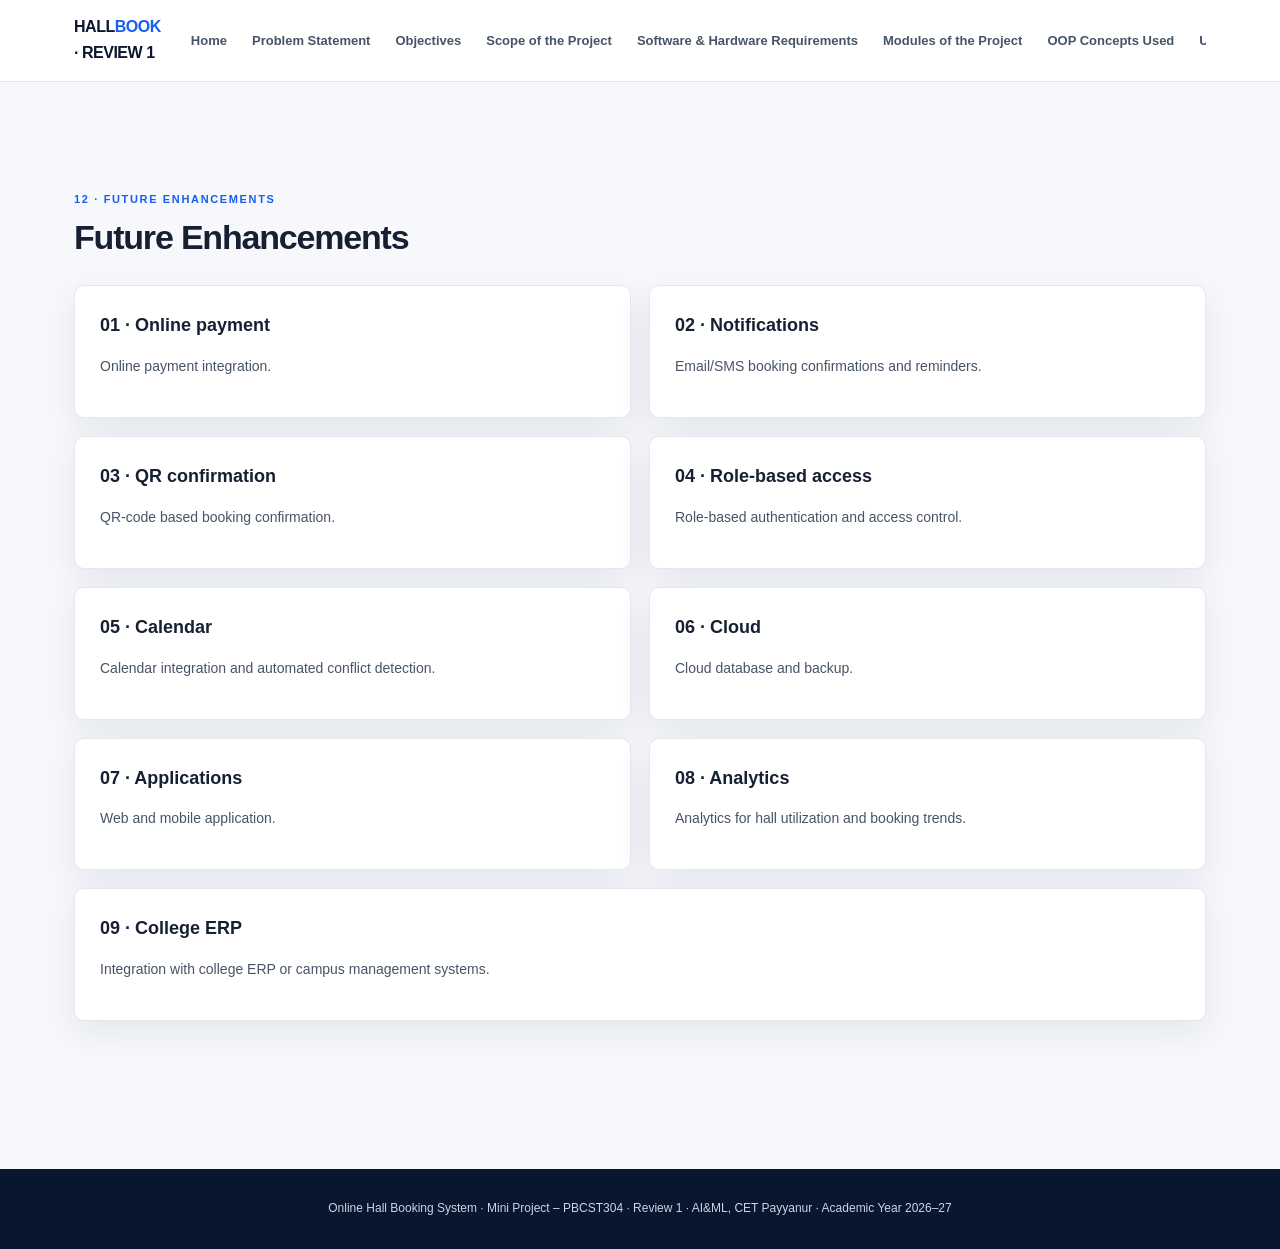
<file: future.html>
<!DOCTYPE html>
<html lang="en"><head><meta charset="UTF-8"><meta name="viewport" content="width=device-width,initial-scale=1"><title>Future Enhancements | Online Hall Booking System</title><link rel="stylesheet" href="style.css"></head><body>
<header><div class="nav"><a class="brand" href="index.html">HALL<span>BOOK</span> · REVIEW 1</a><nav><a href="index.html">Home</a><a href="problem.html">Problem Statement</a><a href="objectives.html">Objectives</a><a href="scope.html">Scope of the Project</a><a href="requirements.html">Software & Hardware Requirements</a><a href="modules.html">Modules of the Project</a><a href="oop.html">OOP Concepts Used</a><a href="use-case.html">Use Case Diagram</a><a href="class-diagram.html">Class Diagram</a><a href="activity-diagram.html">Activity Diagram</a><a href="relationships.html">UML Class Diagram – Complete Class Relationships</a><a href="output.html">Expected Output</a><a href="future.html" class="active">Future Enhancements</a><a href="references.html">References</a></nav></div></header>
<main><section class="section reveal" id="future"><div class="section-head"><span class="section-no">12 · FUTURE ENHANCEMENTS</span><h2>Future Enhancements</h2></div>
<div class="card-grid">
<div class="card"><h3>01 · Online payment</h3><p>Online payment integration.</p></div>
<div class="card"><h3>02 · Notifications</h3><p>Email/SMS booking confirmations and reminders.</p></div>
<div class="card"><h3>03 · QR confirmation</h3><p>QR-code based booking confirmation.</p></div>
<div class="card"><h3>04 · Role-based access</h3><p>Role-based authentication and access control.</p></div>
<div class="card"><h3>05 · Calendar</h3><p>Calendar integration and automated conflict detection.</p></div>
<div class="card"><h3>06 · Cloud</h3><p>Cloud database and backup.</p></div>
<div class="card"><h3>07 · Applications</h3><p>Web and mobile application.</p></div>
<div class="card"><h3>08 · Analytics</h3><p>Analytics for hall utilization and booking trends.</p></div>
<div class="card full"><h3>09 · College ERP</h3><p>Integration with college ERP or campus management systems.</p></div>
</div></section></main>
<footer>Online Hall Booking System · Mini Project – PBCST304 · Review 1 · AI&ML, CET Payyanur · Academic Year 2026–27</footer>
</body></html>
</file>
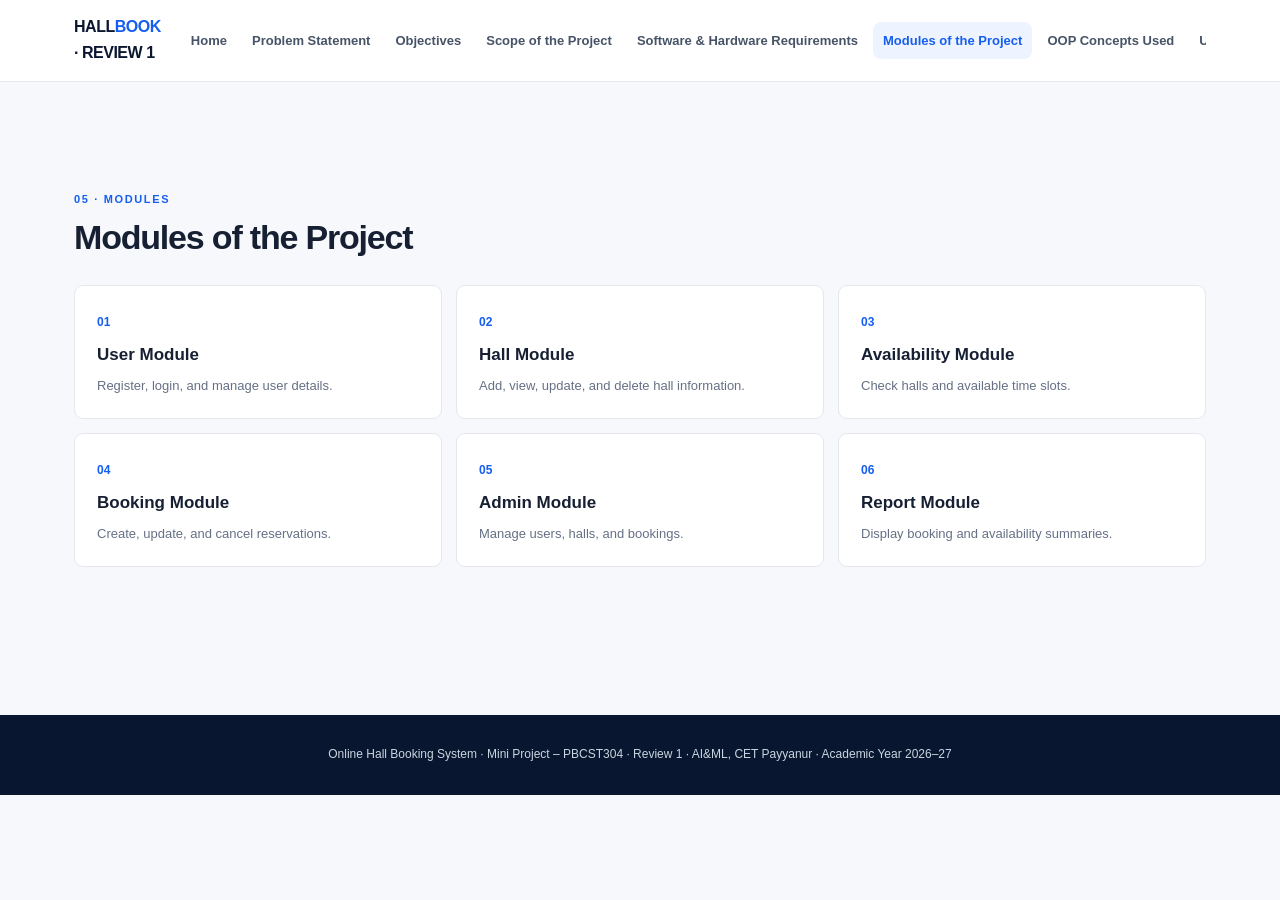
<file: modules.html>
<!DOCTYPE html>
<html lang="en"><head><meta charset="UTF-8"><meta name="viewport" content="width=device-width,initial-scale=1"><title>Modules of the Project | Online Hall Booking System</title><link rel="stylesheet" href="style.css"></head><body>
<header><div class="nav"><a class="brand" href="index.html">HALL<span>BOOK</span> · REVIEW 1</a><nav><a href="index.html">Home</a><a href="problem.html">Problem Statement</a><a href="objectives.html">Objectives</a><a href="scope.html">Scope of the Project</a><a href="requirements.html">Software & Hardware Requirements</a><a href="modules.html" class="active">Modules of the Project</a><a href="oop.html">OOP Concepts Used</a><a href="use-case.html">Use Case Diagram</a><a href="class-diagram.html">Class Diagram</a><a href="activity-diagram.html">Activity Diagram</a><a href="relationships.html">UML Class Diagram – Complete Class Relationships</a><a href="output.html">Expected Output</a><a href="future.html">Future Enhancements</a><a href="references.html">References</a></nav></div></header>
<main><section class="section reveal" id="modules"><div class="section-head"><span class="section-no">05 · MODULES</span><h2>Modules of the Project</h2></div>
<div class="modules">
<div class="module"><strong>01</strong><h3>User Module</h3><p>Register, login, and manage user details.</p></div>
<div class="module"><strong>02</strong><h3>Hall Module</h3><p>Add, view, update, and delete hall information.</p></div>
<div class="module"><strong>03</strong><h3>Availability Module</h3><p>Check halls and available time slots.</p></div>
<div class="module"><strong>04</strong><h3>Booking Module</h3><p>Create, update, and cancel reservations.</p></div>
<div class="module"><strong>05</strong><h3>Admin Module</h3><p>Manage users, halls, and bookings.</p></div>
<div class="module"><strong>06</strong><h3>Report Module</h3><p>Display booking and availability summaries.</p></div>
</div></section></main>
<footer>Online Hall Booking System · Mini Project – PBCST304 · Review 1 · AI&ML, CET Payyanur · Academic Year 2026–27</footer>
</body></html>
</file>
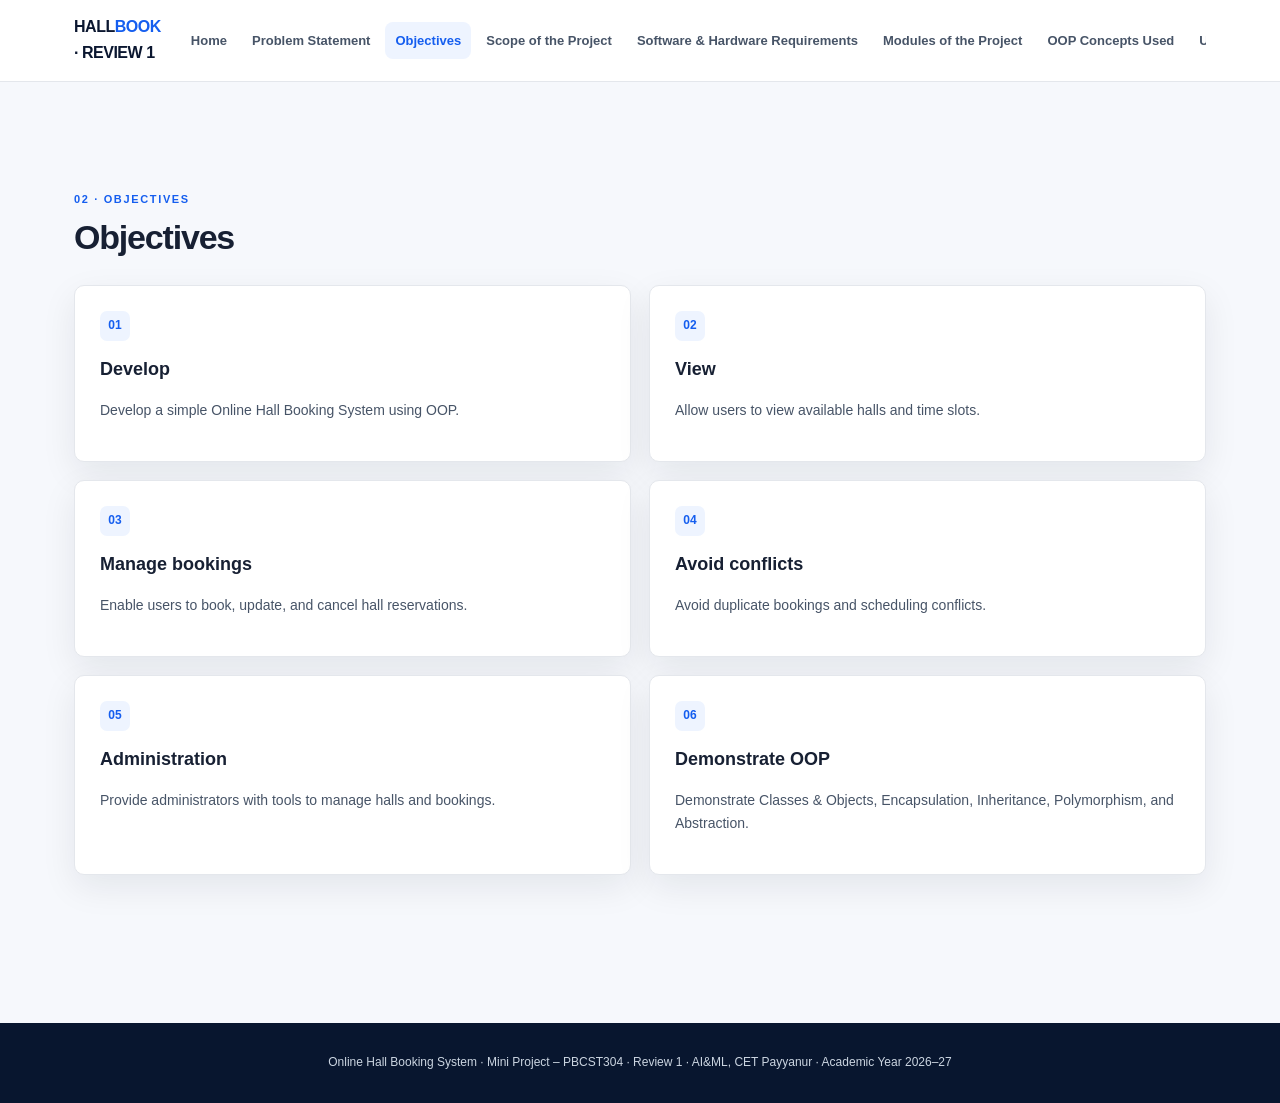
<file: objectives.html>
<!DOCTYPE html>
<html lang="en"><head><meta charset="UTF-8"><meta name="viewport" content="width=device-width,initial-scale=1"><title>Objectives | Online Hall Booking System</title><link rel="stylesheet" href="style.css"></head><body>
<header><div class="nav"><a class="brand" href="index.html">HALL<span>BOOK</span> · REVIEW 1</a><nav><a href="index.html">Home</a><a href="problem.html">Problem Statement</a><a href="objectives.html" class="active">Objectives</a><a href="scope.html">Scope of the Project</a><a href="requirements.html">Software & Hardware Requirements</a><a href="modules.html">Modules of the Project</a><a href="oop.html">OOP Concepts Used</a><a href="use-case.html">Use Case Diagram</a><a href="class-diagram.html">Class Diagram</a><a href="activity-diagram.html">Activity Diagram</a><a href="relationships.html">UML Class Diagram – Complete Class Relationships</a><a href="output.html">Expected Output</a><a href="future.html">Future Enhancements</a><a href="references.html">References</a></nav></div></header>
<main><section class="section reveal" id="objectives"><div class="section-head"><span class="section-no">02 · OBJECTIVES</span><h2>Objectives</h2></div>
<div class="card-grid">
<div class="card"><div class="number">01</div><h3>Develop</h3><p>Develop a simple Online Hall Booking System using OOP.</p></div>
<div class="card"><div class="number">02</div><h3>View</h3><p>Allow users to view available halls and time slots.</p></div>
<div class="card"><div class="number">03</div><h3>Manage bookings</h3><p>Enable users to book, update, and cancel hall reservations.</p></div>
<div class="card"><div class="number">04</div><h3>Avoid conflicts</h3><p>Avoid duplicate bookings and scheduling conflicts.</p></div>
<div class="card"><div class="number">05</div><h3>Administration</h3><p>Provide administrators with tools to manage halls and bookings.</p></div>
<div class="card"><div class="number">06</div><h3>Demonstrate OOP</h3><p>Demonstrate Classes &amp; Objects, Encapsulation, Inheritance, Polymorphism, and Abstraction.</p></div>
</div></section></main>
<footer>Online Hall Booking System · Mini Project – PBCST304 · Review 1 · AI&ML, CET Payyanur · Academic Year 2026–27</footer>
</body></html>
</file>
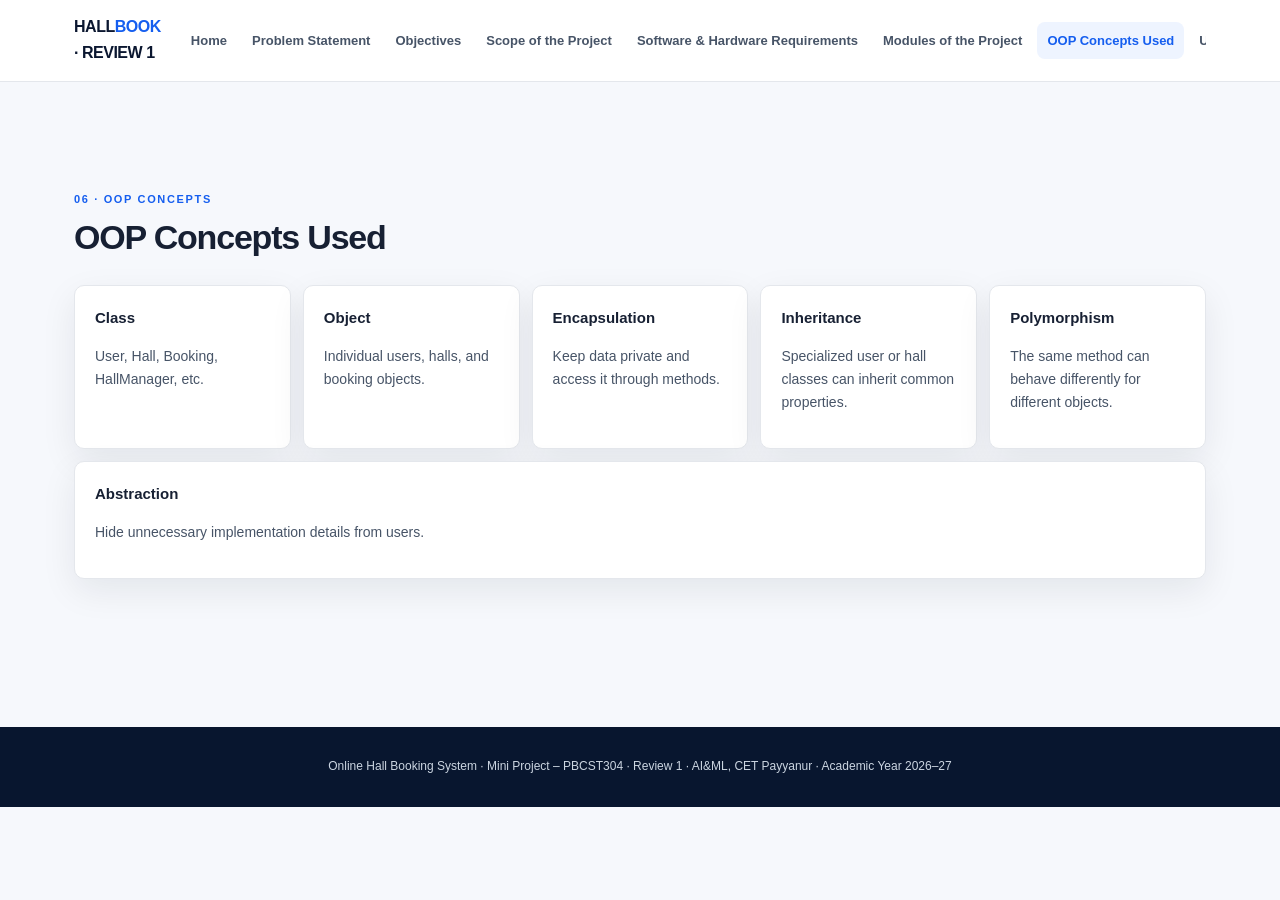
<file: oop.html>
<!DOCTYPE html>
<html lang="en"><head><meta charset="UTF-8"><meta name="viewport" content="width=device-width,initial-scale=1"><title>OOP Concepts Used | Online Hall Booking System</title><link rel="stylesheet" href="style.css"></head><body>
<header><div class="nav"><a class="brand" href="index.html">HALL<span>BOOK</span> · REVIEW 1</a><nav><a href="index.html">Home</a><a href="problem.html">Problem Statement</a><a href="objectives.html">Objectives</a><a href="scope.html">Scope of the Project</a><a href="requirements.html">Software & Hardware Requirements</a><a href="modules.html">Modules of the Project</a><a href="oop.html" class="active">OOP Concepts Used</a><a href="use-case.html">Use Case Diagram</a><a href="class-diagram.html">Class Diagram</a><a href="activity-diagram.html">Activity Diagram</a><a href="relationships.html">UML Class Diagram – Complete Class Relationships</a><a href="output.html">Expected Output</a><a href="future.html">Future Enhancements</a><a href="references.html">References</a></nav></div></header>
<main><section class="section reveal" id="oop"><div class="section-head"><span class="section-no">06 · OOP CONCEPTS</span><h2>OOP Concepts Used</h2></div>
<div class="oop">
<div class="card"><h3>Class</h3><p>User, Hall, Booking, HallManager, etc.</p></div>
<div class="card"><h3>Object</h3><p>Individual users, halls, and booking objects.</p></div>
<div class="card"><h3>Encapsulation</h3><p>Keep data private and access it through methods.</p></div>
<div class="card"><h3>Inheritance</h3><p>Specialized user or hall classes can inherit common properties.</p></div>
<div class="card"><h3>Polymorphism</h3><p>The same method can behave differently for different objects.</p></div>
<div class="card full"><h3>Abstraction</h3><p>Hide unnecessary implementation details from users.</p></div>
</div></section></main>
<footer>Online Hall Booking System · Mini Project – PBCST304 · Review 1 · AI&ML, CET Payyanur · Academic Year 2026–27</footer>
</body></html>
</file>
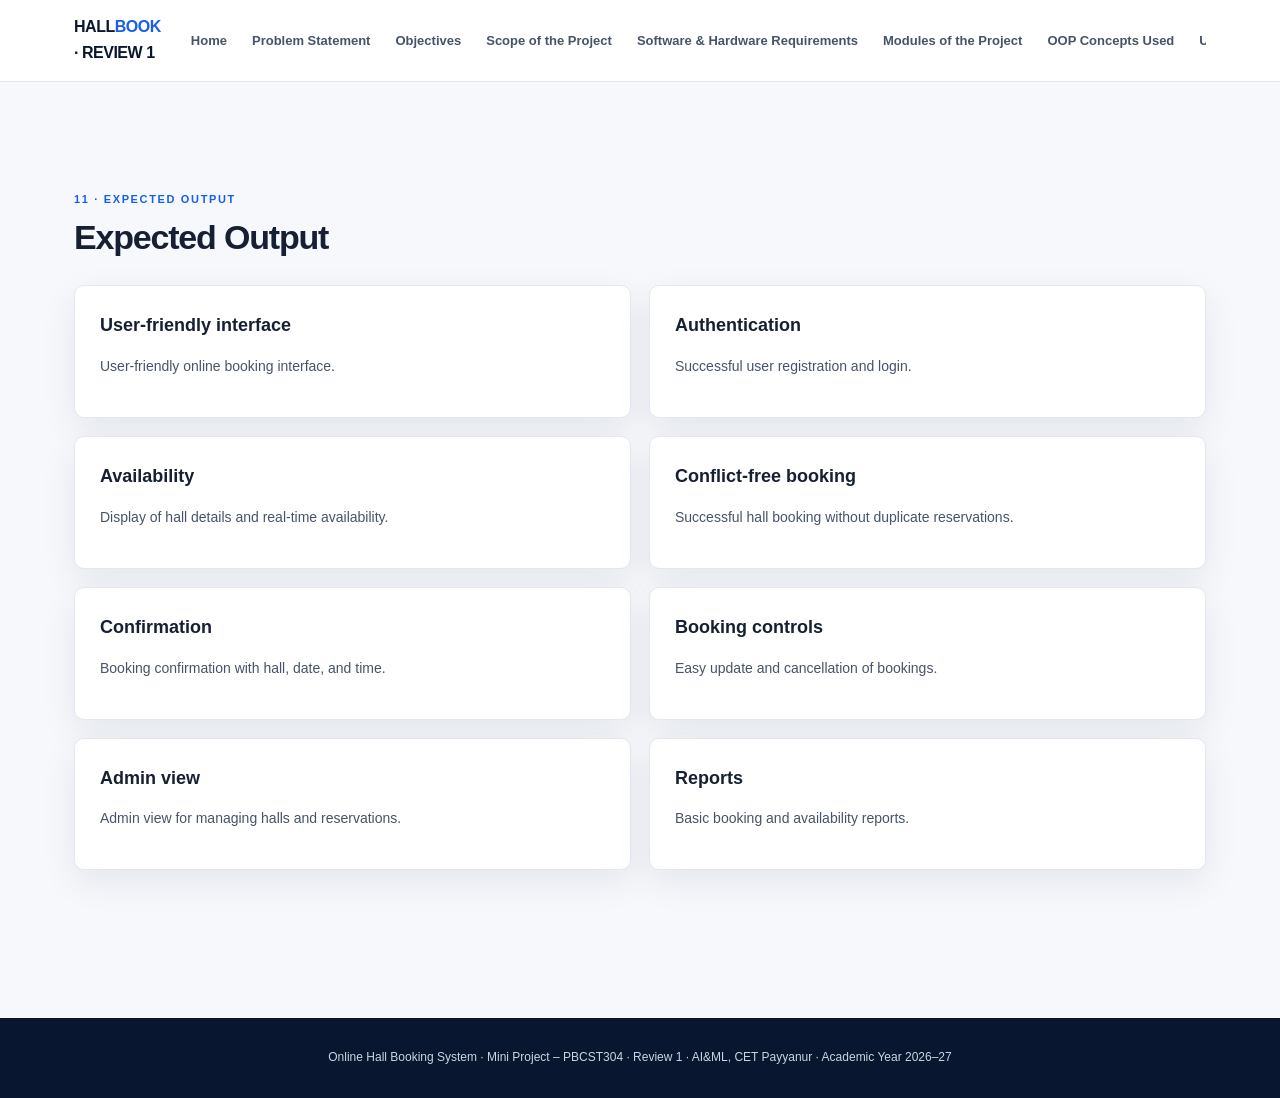
<file: output.html>
<!DOCTYPE html>
<html lang="en"><head><meta charset="UTF-8"><meta name="viewport" content="width=device-width,initial-scale=1"><title>Expected Output | Online Hall Booking System</title><link rel="stylesheet" href="style.css"></head><body>
<header><div class="nav"><a class="brand" href="index.html">HALL<span>BOOK</span> · REVIEW 1</a><nav><a href="index.html">Home</a><a href="problem.html">Problem Statement</a><a href="objectives.html">Objectives</a><a href="scope.html">Scope of the Project</a><a href="requirements.html">Software & Hardware Requirements</a><a href="modules.html">Modules of the Project</a><a href="oop.html">OOP Concepts Used</a><a href="use-case.html">Use Case Diagram</a><a href="class-diagram.html">Class Diagram</a><a href="activity-diagram.html">Activity Diagram</a><a href="relationships.html">UML Class Diagram – Complete Class Relationships</a><a href="output.html" class="active">Expected Output</a><a href="future.html">Future Enhancements</a><a href="references.html">References</a></nav></div></header>
<main><section class="section reveal" id="output"><div class="section-head"><span class="section-no">11 · EXPECTED OUTPUT</span><h2>Expected Output</h2></div>
<div class="card-grid">
<div class="card"><h3>User-friendly interface</h3><p>User-friendly online booking interface.</p></div>
<div class="card"><h3>Authentication</h3><p>Successful user registration and login.</p></div>
<div class="card"><h3>Availability</h3><p>Display of hall details and real-time availability.</p></div>
<div class="card"><h3>Conflict-free booking</h3><p>Successful hall booking without duplicate reservations.</p></div>
<div class="card"><h3>Confirmation</h3><p>Booking confirmation with hall, date, and time.</p></div>
<div class="card"><h3>Booking controls</h3><p>Easy update and cancellation of bookings.</p></div>
<div class="card"><h3>Admin view</h3><p>Admin view for managing halls and reservations.</p></div>
<div class="card"><h3>Reports</h3><p>Basic booking and availability reports.</p></div>
</div></section></main>
<footer>Online Hall Booking System · Mini Project – PBCST304 · Review 1 · AI&ML, CET Payyanur · Academic Year 2026–27</footer>
</body></html>
</file>
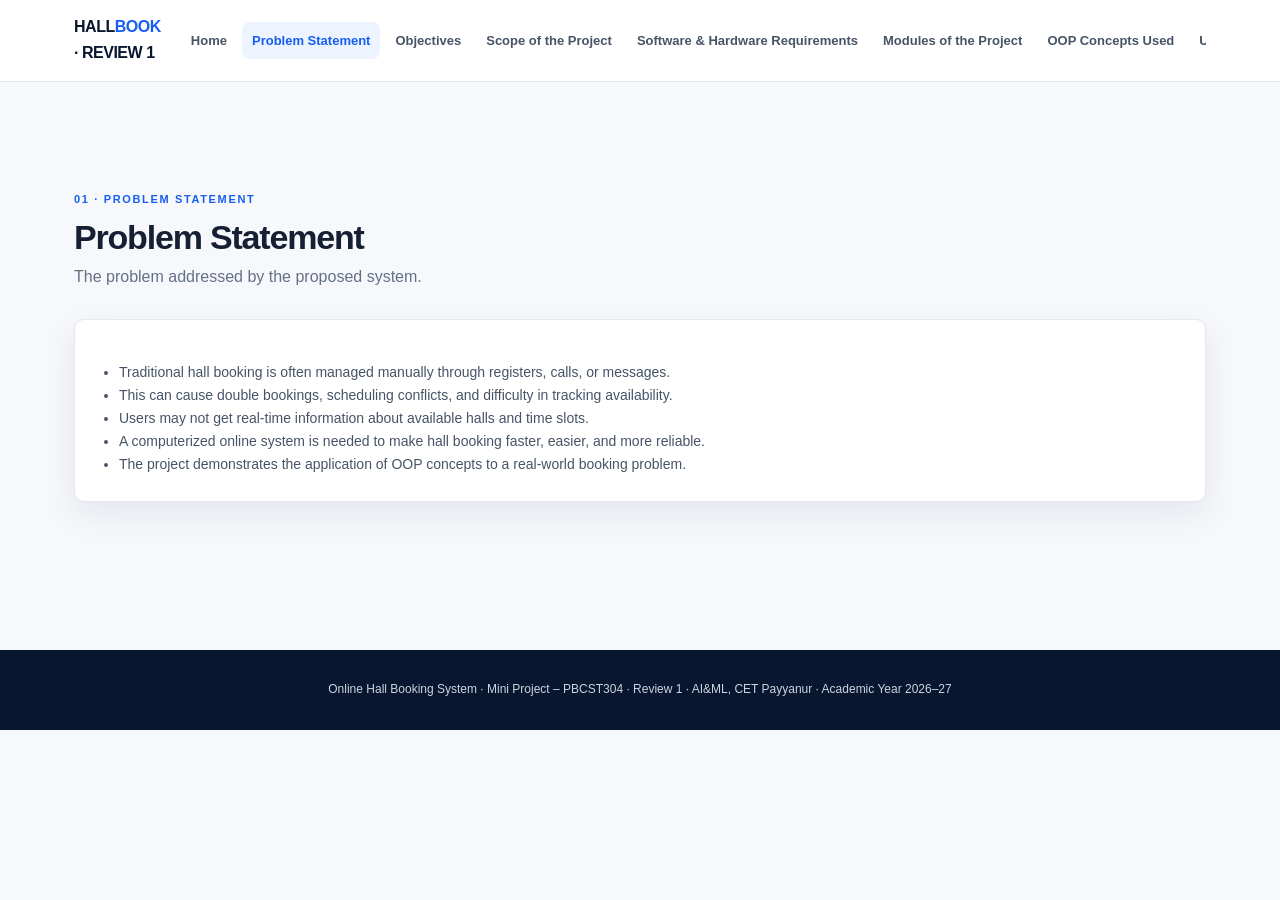
<file: problem.html>
<!DOCTYPE html>
<html lang="en"><head><meta charset="UTF-8"><meta name="viewport" content="width=device-width,initial-scale=1"><title>Problem Statement | Online Hall Booking System</title><link rel="stylesheet" href="style.css"></head><body>
<header><div class="nav"><a class="brand" href="index.html">HALL<span>BOOK</span> · REVIEW 1</a><nav><a href="index.html">Home</a><a href="problem.html" class="active">Problem Statement</a><a href="objectives.html">Objectives</a><a href="scope.html">Scope of the Project</a><a href="requirements.html">Software & Hardware Requirements</a><a href="modules.html">Modules of the Project</a><a href="oop.html">OOP Concepts Used</a><a href="use-case.html">Use Case Diagram</a><a href="class-diagram.html">Class Diagram</a><a href="activity-diagram.html">Activity Diagram</a><a href="relationships.html">UML Class Diagram – Complete Class Relationships</a><a href="output.html">Expected Output</a><a href="future.html">Future Enhancements</a><a href="references.html">References</a></nav></div></header>
<main><section class="section reveal" id="problem"><div class="section-head"><span class="section-no">01 · PROBLEM STATEMENT</span><h2>Problem Statement</h2><p class="section-sub">The problem addressed by the proposed system.</p></div>
<div class="card full"><ul>
<li>Traditional hall booking is often managed manually through registers, calls, or messages.</li>
<li>This can cause double bookings, scheduling conflicts, and difficulty in tracking availability.</li>
<li>Users may not get real-time information about available halls and time slots.</li>
<li>A computerized online system is needed to make hall booking faster, easier, and more reliable.</li>
<li>The project demonstrates the application of OOP concepts to a real-world booking problem.</li>
</ul></div></section></main>
<footer>Online Hall Booking System · Mini Project – PBCST304 · Review 1 · AI&ML, CET Payyanur · Academic Year 2026–27</footer>
</body></html>
</file>
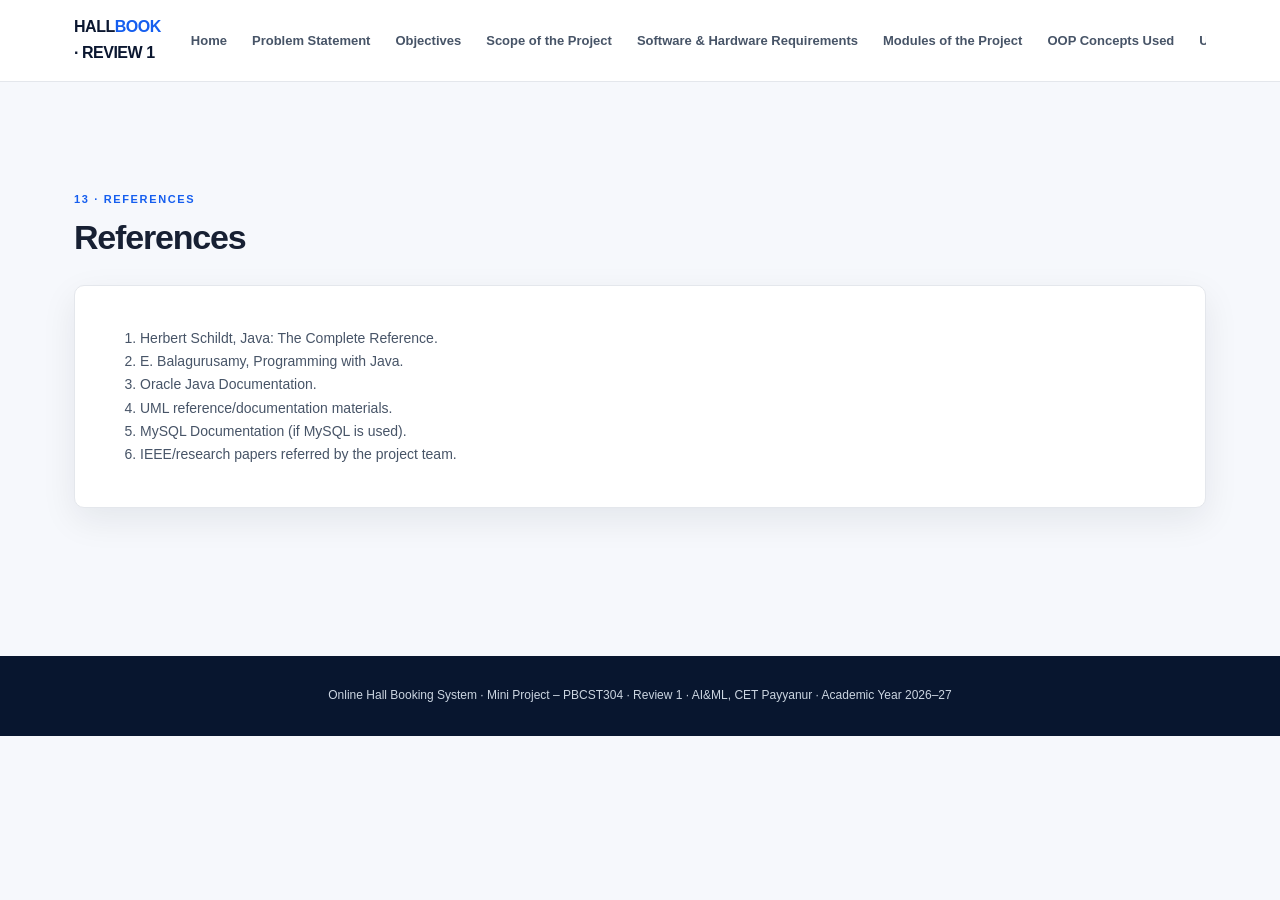
<file: references.html>
<!DOCTYPE html>
<html lang="en"><head><meta charset="UTF-8"><meta name="viewport" content="width=device-width,initial-scale=1"><title>References | Online Hall Booking System</title><link rel="stylesheet" href="style.css"></head><body>
<header><div class="nav"><a class="brand" href="index.html">HALL<span>BOOK</span> · REVIEW 1</a><nav><a href="index.html">Home</a><a href="problem.html">Problem Statement</a><a href="objectives.html">Objectives</a><a href="scope.html">Scope of the Project</a><a href="requirements.html">Software & Hardware Requirements</a><a href="modules.html">Modules of the Project</a><a href="oop.html">OOP Concepts Used</a><a href="use-case.html">Use Case Diagram</a><a href="class-diagram.html">Class Diagram</a><a href="activity-diagram.html">Activity Diagram</a><a href="relationships.html">UML Class Diagram – Complete Class Relationships</a><a href="output.html">Expected Output</a><a href="future.html">Future Enhancements</a><a href="references.html" class="active">References</a></nav></div></header>
<main><section class="section reveal"><div class="section-head"><span class="section-no">13 · REFERENCES</span><h2>References</h2></div>
<div class="card"><ol>
<li>Herbert Schildt, Java: The Complete Reference.</li>
<li>E. Balagurusamy, Programming with Java.</li>
<li>Oracle Java Documentation.</li>
<li>UML reference/documentation materials.</li>
<li>MySQL Documentation (if MySQL is used).</li>
<li>IEEE/research papers referred by the project team.</li>
</ol></div></section></main>
<footer>Online Hall Booking System · Mini Project – PBCST304 · Review 1 · AI&ML, CET Payyanur · Academic Year 2026–27</footer>
</body></html>
</file>
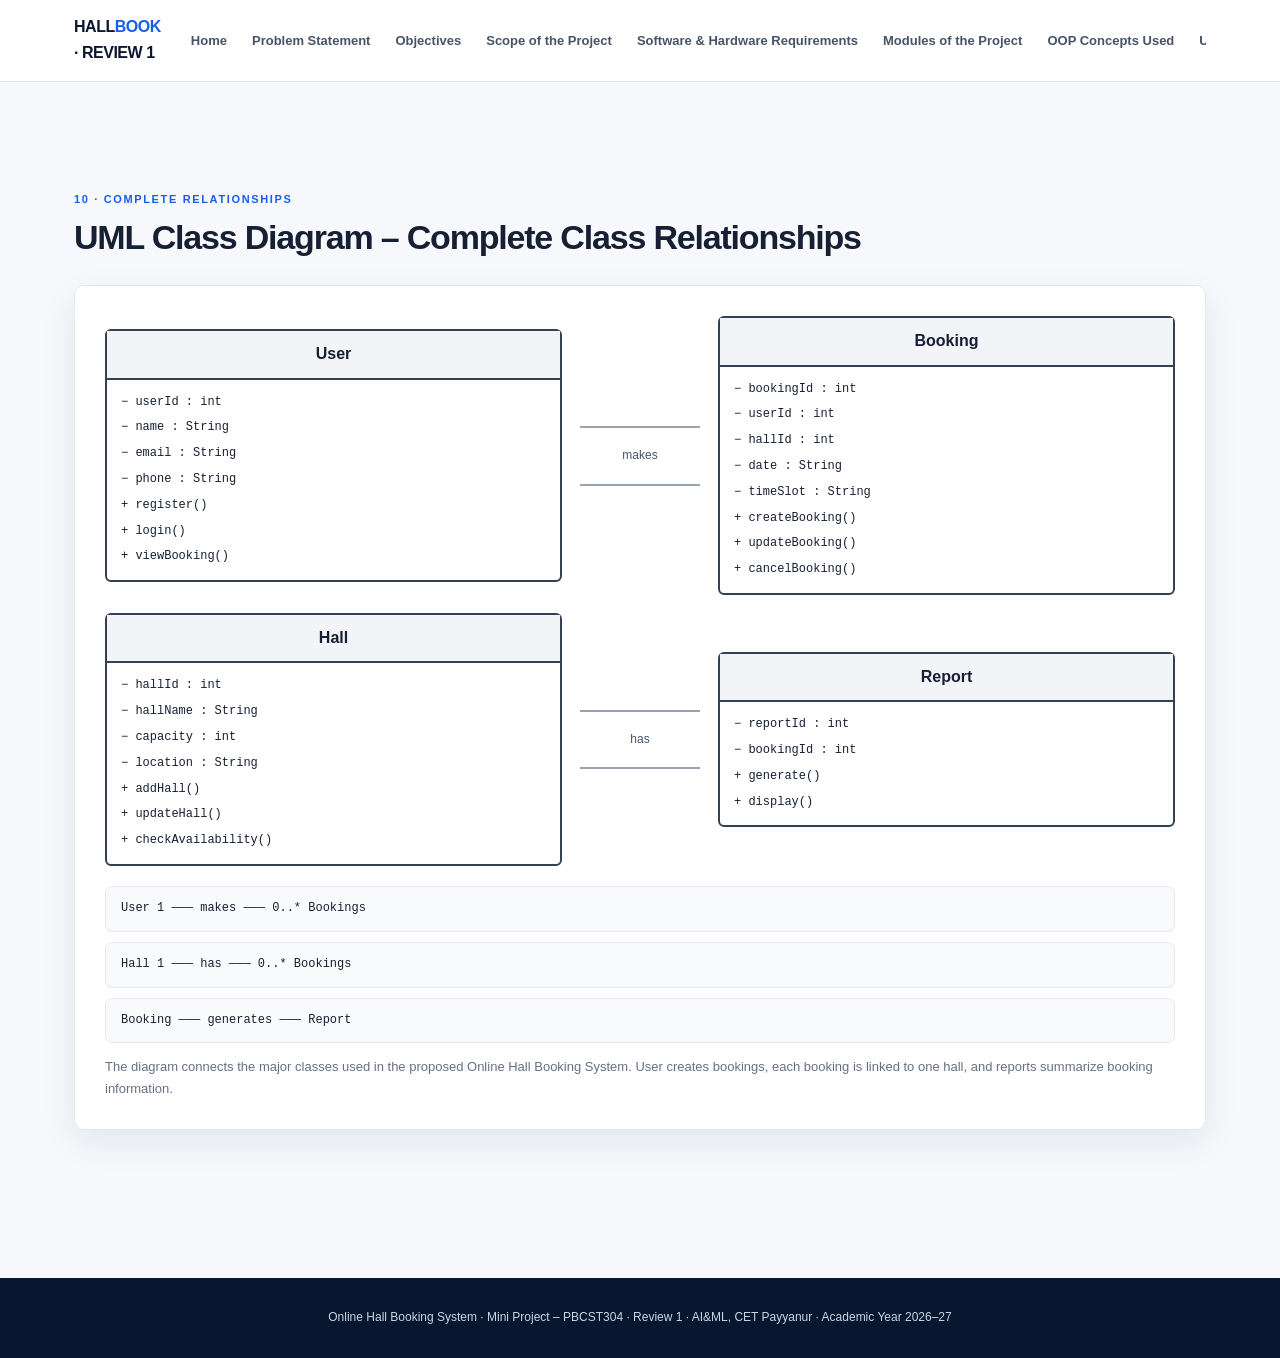
<file: relationships.html>
<!DOCTYPE html>
<html lang="en"><head><meta charset="UTF-8"><meta name="viewport" content="width=device-width,initial-scale=1"><title>UML Class Diagram – Complete Class Relationships | Online Hall Booking System</title><link rel="stylesheet" href="style.css"></head><body>
<header><div class="nav"><a class="brand" href="index.html">HALL<span>BOOK</span> · REVIEW 1</a><nav><a href="index.html">Home</a><a href="problem.html">Problem Statement</a><a href="objectives.html">Objectives</a><a href="scope.html">Scope of the Project</a><a href="requirements.html">Software & Hardware Requirements</a><a href="modules.html">Modules of the Project</a><a href="oop.html">OOP Concepts Used</a><a href="use-case.html">Use Case Diagram</a><a href="class-diagram.html">Class Diagram</a><a href="activity-diagram.html">Activity Diagram</a><a href="relationships.html" class="active">UML Class Diagram – Complete Class Relationships</a><a href="output.html">Expected Output</a><a href="future.html">Future Enhancements</a><a href="references.html">References</a></nav></div></header>
<main><section class="section reveal"><div class="section-head"><span class="section-no">10 · COMPLETE RELATIONSHIPS</span><h2>UML Class Diagram – Complete Class Relationships</h2></div>
<div class="diagram-wrap">
<div class="uml">
<div class="uml-box"><div class="uml-head">User</div><ul><li>− userId : int</li><li>− name : String</li><li>− email : String</li><li>− phone : String</li><li>+ register()</li><li>+ login()</li><li>+ viewBooking()</li></ul></div>
<div class="relation">makes</div>
<div class="uml-box"><div class="uml-head">Booking</div><ul><li>− bookingId : int</li><li>− userId : int</li><li>− hallId : int</li><li>− date : String</li><li>− timeSlot : String</li><li>+ createBooking()</li><li>+ updateBooking()</li><li>+ cancelBooking()</li></ul></div>
</div>
<div class="uml" style="margin-top:18px"><div class="uml-box"><div class="uml-head">Hall</div><ul><li>− hallId : int</li><li>− hallName : String</li><li>− capacity : int</li><li>− location : String</li><li>+ addHall()</li><li>+ updateHall()</li><li>+ checkAvailability()</li></ul></div>
<div class="relation">has</div>
<div class="uml-box"><div class="uml-head">Report</div><ul><li>− reportId : int</li><li>− bookingId : int</li><li>+ generate()</li><li>+ display()</li></ul></div>
</div>
<div class="relationships"><div class="rel">User 1 ─── makes ─── 0..* Bookings</div><div class="rel">Hall 1 ─── has ─── 0..* Bookings</div><div class="rel">Booking ─── generates ─── Report</div></div>
<p style="color:#667085;font-size:13px;margin-bottom:0">The diagram connects the major classes used in the proposed Online Hall Booking System. User creates bookings, each booking is linked to one hall, and reports summarize booking information.</p>
</div></section></main>
<footer>Online Hall Booking System · Mini Project – PBCST304 · Review 1 · AI&ML, CET Payyanur · Academic Year 2026–27</footer>
</body></html>
</file>
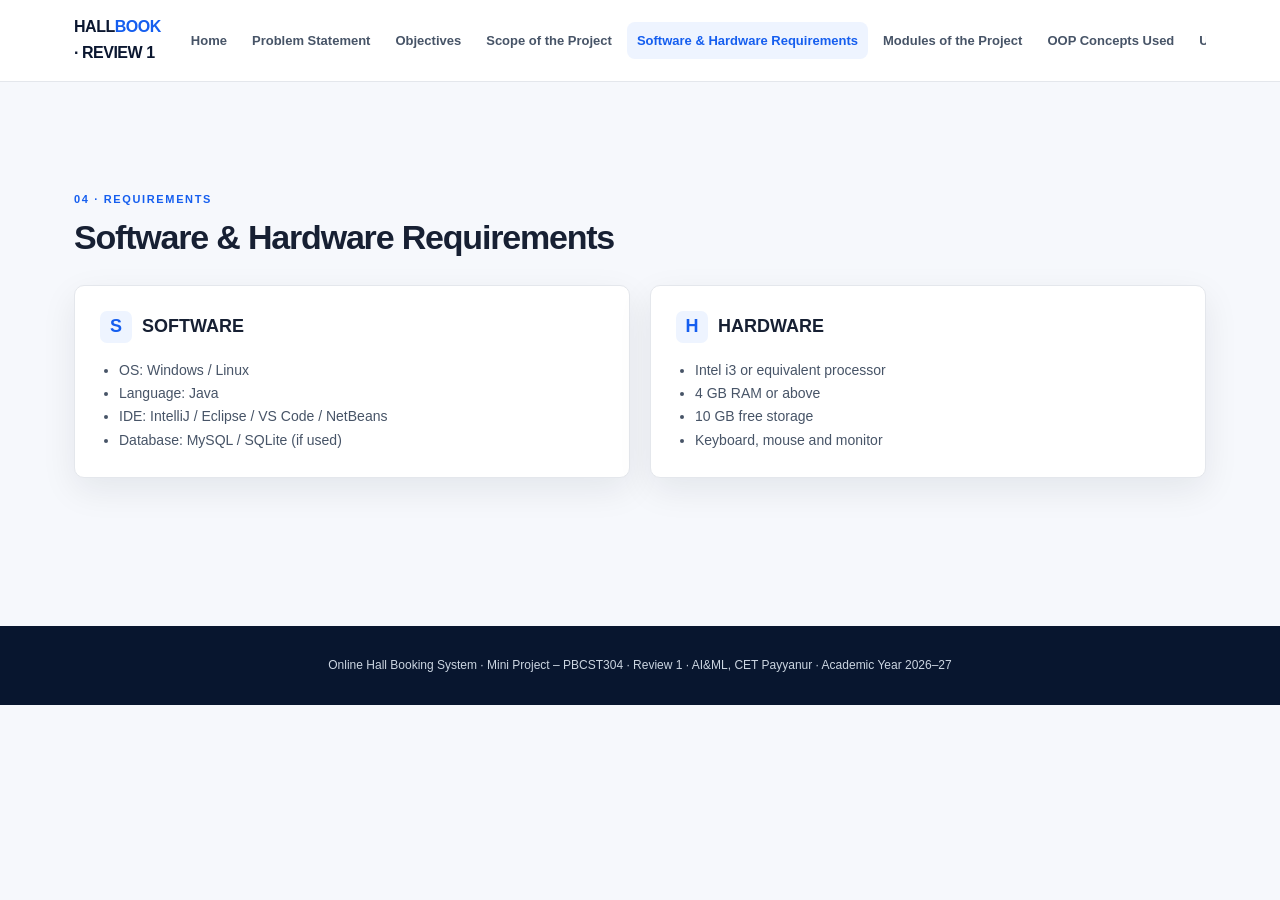
<file: requirements.html>
<!DOCTYPE html>
<html lang="en"><head><meta charset="UTF-8"><meta name="viewport" content="width=device-width,initial-scale=1"><title>Software & Hardware Requirements | Online Hall Booking System</title><link rel="stylesheet" href="style.css"></head><body>
<header><div class="nav"><a class="brand" href="index.html">HALL<span>BOOK</span> · REVIEW 1</a><nav><a href="index.html">Home</a><a href="problem.html">Problem Statement</a><a href="objectives.html">Objectives</a><a href="scope.html">Scope of the Project</a><a href="requirements.html" class="active">Software & Hardware Requirements</a><a href="modules.html">Modules of the Project</a><a href="oop.html">OOP Concepts Used</a><a href="use-case.html">Use Case Diagram</a><a href="class-diagram.html">Class Diagram</a><a href="activity-diagram.html">Activity Diagram</a><a href="relationships.html">UML Class Diagram – Complete Class Relationships</a><a href="output.html">Expected Output</a><a href="future.html">Future Enhancements</a><a href="references.html">References</a></nav></div></header>
<main><section class="section reveal" id="requirements"><div class="section-head"><span class="section-no">04 · REQUIREMENTS</span><h2>Software &amp; Hardware Requirements</h2></div>
<div class="requirements">
<div class="card req"><h3><span class="req-icon">S</span> SOFTWARE</h3><ul><li>OS: Windows / Linux</li><li>Language: Java</li><li>IDE: IntelliJ / Eclipse / VS Code / NetBeans</li><li>Database: MySQL / SQLite (if used)</li></ul></div>
<div class="card req"><h3><span class="req-icon">H</span> HARDWARE</h3><ul><li>Intel i3 or equivalent processor</li><li>4 GB RAM or above</li><li>10 GB free storage</li><li>Keyboard, mouse and monitor</li></ul></div>
</div></section></main>
<footer>Online Hall Booking System · Mini Project – PBCST304 · Review 1 · AI&ML, CET Payyanur · Academic Year 2026–27</footer>
</body></html>
</file>
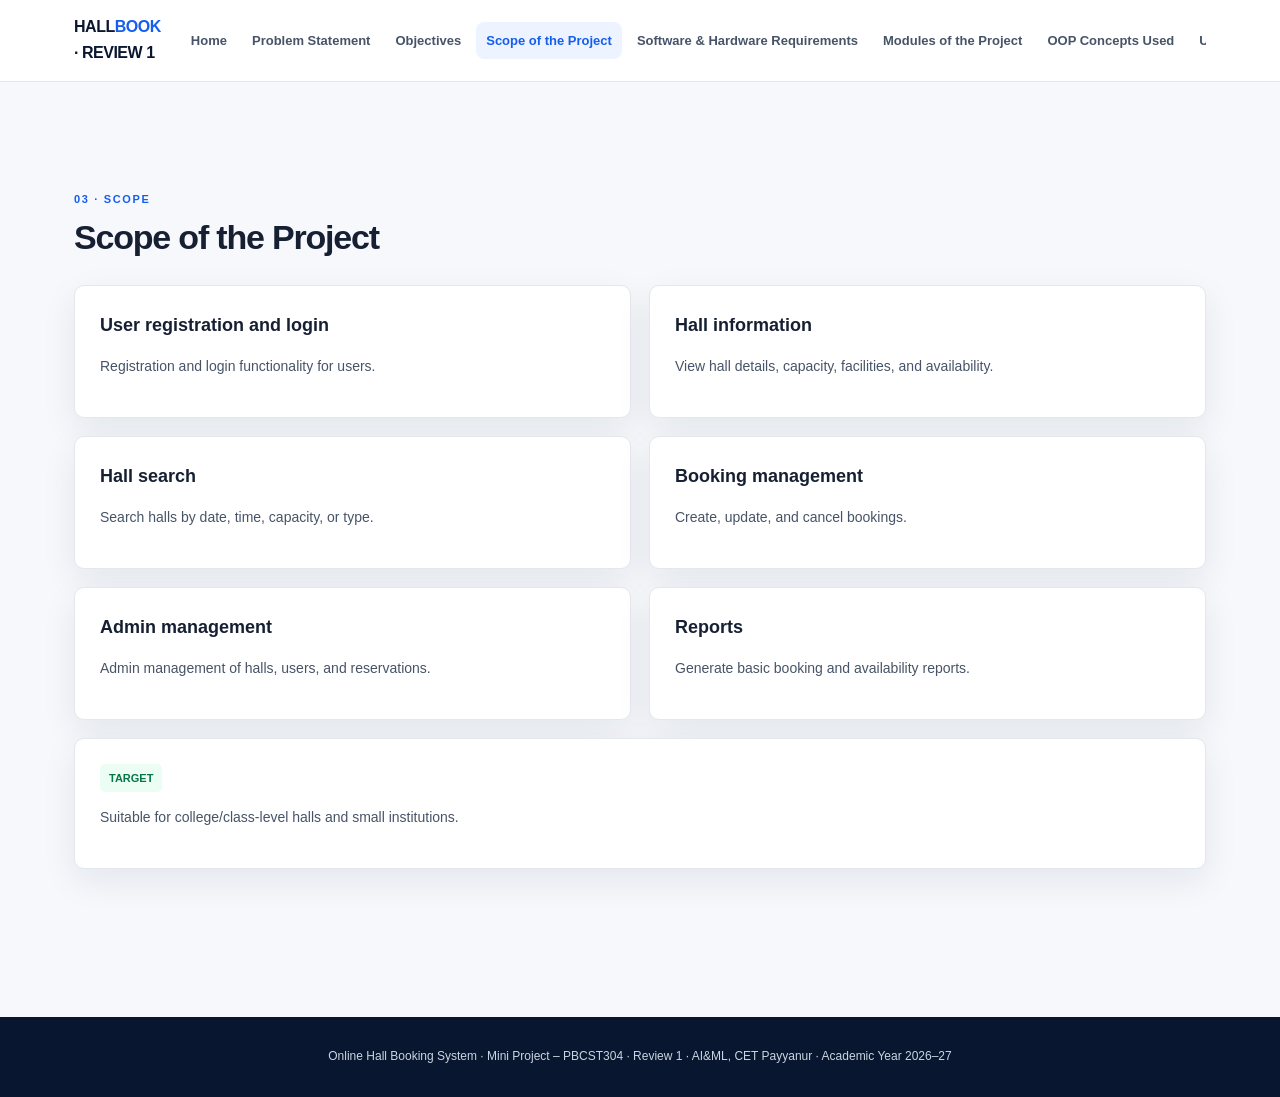
<file: scope.html>
<!DOCTYPE html>
<html lang="en"><head><meta charset="UTF-8"><meta name="viewport" content="width=device-width,initial-scale=1"><title>Scope of the Project | Online Hall Booking System</title><link rel="stylesheet" href="style.css"></head><body>
<header><div class="nav"><a class="brand" href="index.html">HALL<span>BOOK</span> · REVIEW 1</a><nav><a href="index.html">Home</a><a href="problem.html">Problem Statement</a><a href="objectives.html">Objectives</a><a href="scope.html" class="active">Scope of the Project</a><a href="requirements.html">Software & Hardware Requirements</a><a href="modules.html">Modules of the Project</a><a href="oop.html">OOP Concepts Used</a><a href="use-case.html">Use Case Diagram</a><a href="class-diagram.html">Class Diagram</a><a href="activity-diagram.html">Activity Diagram</a><a href="relationships.html">UML Class Diagram – Complete Class Relationships</a><a href="output.html">Expected Output</a><a href="future.html">Future Enhancements</a><a href="references.html">References</a></nav></div></header>
<main><section class="section reveal" id="scope"><div class="section-head"><span class="section-no">03 · SCOPE</span><h2>Scope of the Project</h2></div>
<div class="card-grid">
<div class="card"><h3>User registration and login</h3><p>Registration and login functionality for users.</p></div>
<div class="card"><h3>Hall information</h3><p>View hall details, capacity, facilities, and availability.</p></div>
<div class="card"><h3>Hall search</h3><p>Search halls by date, time, capacity, or type.</p></div>
<div class="card"><h3>Booking management</h3><p>Create, update, and cancel bookings.</p></div>
<div class="card"><h3>Admin management</h3><p>Admin management of halls, users, and reservations.</p></div>
<div class="card"><h3>Reports</h3><p>Generate basic booking and availability reports.</p></div>
<div class="card full"><span class="pill">TARGET</span><p>Suitable for college/class-level halls and small institutions.</p></div>
</div></section></main>
<footer>Online Hall Booking System · Mini Project – PBCST304 · Review 1 · AI&ML, CET Payyanur · Academic Year 2026–27</footer>
</body></html>
</file>
<file: style.css>
:root{--navy:#0b1730;--blue:#155eef;--cyan:#00a8e8;--ink:#172033;--muted:#667085;--bg:#f6f8fc;--card:#fff;--line:#e4e7ec;--green:#079455;--shadow:0 12px 35px rgba(16,24,40,.08)}
*{box-sizing:border-box}html{scroll-behavior:smooth}body{margin:0;font-family:Inter,Segoe UI,Arial,sans-serif;color:var(--ink);background:var(--bg);line-height:1.65}
header{position:sticky;top:0;z-index:50;background:rgba(255,255,255,.94);backdrop-filter:blur(12px);border-bottom:1px solid var(--line)}
.nav{max-width:1180px;margin:auto;padding:14px 24px;display:flex;align-items:center;justify-content:space-between;gap:20px}.brand{font-weight:800;color:var(--navy);letter-spacing:-.03em}.brand span{color:var(--blue)}
nav{display:flex;gap:5px;overflow:auto}nav a{text-decoration:none;color:#475467;font-size:13px;font-weight:600;padding:8px 10px;border-radius:8px;white-space:nowrap}nav a:hover{background:#eef4ff;color:var(--blue)}
.hero{background:linear-gradient(135deg,#08162f,#102d5c);color:white}.hero-inner{max-width:1180px;margin:auto;padding:86px 24px 75px;display:grid;grid-template-columns:1.35fr .65fr;gap:55px;align-items:center}
.kicker{display:inline-block;border:1px solid rgba(255,255,255,.2);background:rgba(255,255,255,.07);padding:6px 11px;border-radius:5px;font-size:11px;font-weight:800;letter-spacing:.14em}.hero h1{font-size:clamp(44px,6vw,72px);line-height:1.02;letter-spacing:-.055em;margin:18px 0}.hero h1 span{color:#62d8ff}.hero p{max-width:720px;color:#cbd5e1;font-size:17px}.info-grid{display:grid;grid-template-columns:1fr 1fr;gap:10px;margin-top:28px}.info{padding:15px;border:1px solid rgba(255,255,255,.13);background:rgba(255,255,255,.06);border-radius:8px}.info small{display:block;color:#8fdcff;font-weight:800;font-size:10px;letter-spacing:.12em}.info b{font-size:13px;color:#f8fafc}
.hero-visual{background:white;border-radius:12px;padding:28px;box-shadow:0 25px 60px rgba(0,0,0,.25);color:var(--ink)}.hero-visual .screen{border:1px solid var(--line);border-radius:8px;padding:22px}.screen-top{display:flex;justify-content:space-between;align-items:center;border-bottom:1px solid var(--line);padding-bottom:15px}.screen-dot{width:10px;height:10px;border-radius:50%;background:var(--green)}.bar{height:10px;background:#e8eef7;border-radius:4px;margin:12px 0}.bar.short{width:55%}.slots{display:grid;grid-template-columns:repeat(3,1fr);gap:7px;margin-top:16px}.slot{height:35px;border:1px solid #dbe2eb;border-radius:5px;background:#f8fafc}.slot.active{background:#e9f1ff;border-color:#8db5ff}
main{max-width:1180px;margin:auto;padding:45px 24px 90px}.section{padding:58px 0;border-bottom:1px solid var(--line)}.section:last-child{border:0}.section-head{margin-bottom:28px}.section-no{font-size:11px;color:var(--blue);font-weight:900;letter-spacing:.15em}.section h2{font-size:34px;line-height:1.15;margin:7px 0;letter-spacing:-.035em}.section-sub{color:var(--muted);margin:0}
.card-grid{display:grid;grid-template-columns:repeat(2,1fr);gap:18px}.card{background:var(--card);border:1px solid var(--line);border-radius:10px;padding:25px;box-shadow:var(--shadow)}.card h3{margin:0 0 9px;font-size:18px}.card p,.card li{color:#475467;font-size:14px}.card ul{padding-left:19px;margin-bottom:0}.number{display:inline-grid;place-items:center;width:30px;height:30px;border-radius:7px;background:#eef4ff;color:var(--blue);font-weight:800;font-size:12px;margin-bottom:14px}
.full{grid-column:1/-1}.pill{display:inline-block;padding:5px 9px;background:#ecfdf3;color:#067647;border-radius:5px;font-size:11px;font-weight:800}
.requirements{display:grid;grid-template-columns:1fr 1fr;gap:20px}.req h3{display:flex;align-items:center;gap:10px}.req-icon{width:32px;height:32px;border-radius:7px;background:#eef4ff;display:grid;place-items:center;color:var(--blue);font-weight:900}
.modules{display:grid;grid-template-columns:repeat(3,1fr);gap:14px}.module{background:#fff;border:1px solid var(--line);padding:22px;border-radius:9px}.module strong{color:var(--blue);font-size:12px}.module h3{margin:6px 0;font-size:17px}.module p{font-size:13px;color:var(--muted);margin:0}
.oop{display:grid;grid-template-columns:repeat(5,1fr);gap:12px}.oop .card{padding:20px}.oop h3{font-size:15px}
.diagram-wrap{background:white;border:1px solid var(--line);border-radius:10px;padding:30px;box-shadow:var(--shadow);overflow:auto}.diagram-title{text-align:center;font-weight:800;margin-bottom:22px}.uml{min-width:700px;display:grid;grid-template-columns:1fr 120px 1fr;align-items:center;gap:18px}.uml-box{border:2px solid #344054;border-radius:6px;background:#fff}.uml-box .uml-head{background:#f2f4f7;text-align:center;font-weight:800;padding:10px;border-bottom:2px solid #344054}.uml-box ul{list-style:none;margin:0;padding:10px 14px;font-family:Consolas,monospace;font-size:12px}.uml-box li{padding:3px 0}.relation{text-align:center;color:#475467;font-size:12px}.relation:before,.relation:after{content:"";display:block;border-top:2px solid #98a2b3;margin:18px 0}.usecases{display:grid;grid-template-columns:1fr 1fr;gap:35px;align-items:center}.actor{display:flex;align-items:center;justify-content:center;gap:20px}.stick{font-size:55px}.case-list{display:flex;flex-wrap:wrap;gap:9px}.case{border:1px solid #b8c3d1;padding:8px 12px;border-radius:999px;background:#f9fafb;font-size:12px}
.flow{display:flex;flex-direction:column;align-items:center;gap:0}.flow-step{padding:11px 20px;border:1.5px solid #344054;border-radius:7px;background:#fff;font-size:13px;font-weight:700;min-width:230px;text-align:center}.arrow{font-size:22px;color:#667085;height:28px}.decision{width:120px;height:120px;transform:rotate(45deg);border:1.5px solid #344054;background:#fff;display:grid;place-items:center;margin:8px}.decision span{transform:rotate(-45deg);font-size:12px;font-weight:800;text-align:center}.branches{display:grid;grid-template-columns:1fr 1fr;gap:45px;width:100%;margin-top:5px}.branch{text-align:center}.branch b{font-size:12px}.branch .flow-step{min-width:170px;margin:8px auto}
.relationships{margin-top:20px;display:grid;gap:10px}.rel{background:#f8fafc;border:1px solid var(--line);padding:12px 15px;border-radius:7px;font-family:Consolas,monospace;font-size:12px}
footer{background:#08162f;color:#cbd5e1;text-align:center;padding:30px 20px;font-size:12px}
.reveal{opacity:1;transform:none}
@media(max-width:850px){.hero-inner{grid-template-columns:1fr}.hero-visual{display:none}.card-grid,.requirements,.usecases{grid-template-columns:1fr}.modules{grid-template-columns:1fr 1fr}.oop{grid-template-columns:1fr 1fr}.nav{align-items:flex-start;flex-direction:column}.nav nav{display:flex;width:100%;overflow-x:auto;padding-bottom:4px}.nav nav a{font-size:12px}}
@media(max-width:520px){.modules,.oop,.info-grid{grid-template-columns:1fr}.hero-inner{padding:60px 18px}.hero h1{font-size:46px}main{padding:25px 18px}}

/* Multi-page navigation additions */
.brand{text-decoration:none}.nav nav a.active{background:#eef4ff;color:var(--blue)}.page-card{text-decoration:none;color:inherit;display:block;transition:.2s}.page-card:hover{transform:translateY(-3px);border-color:#b7c9ef}
</file>
